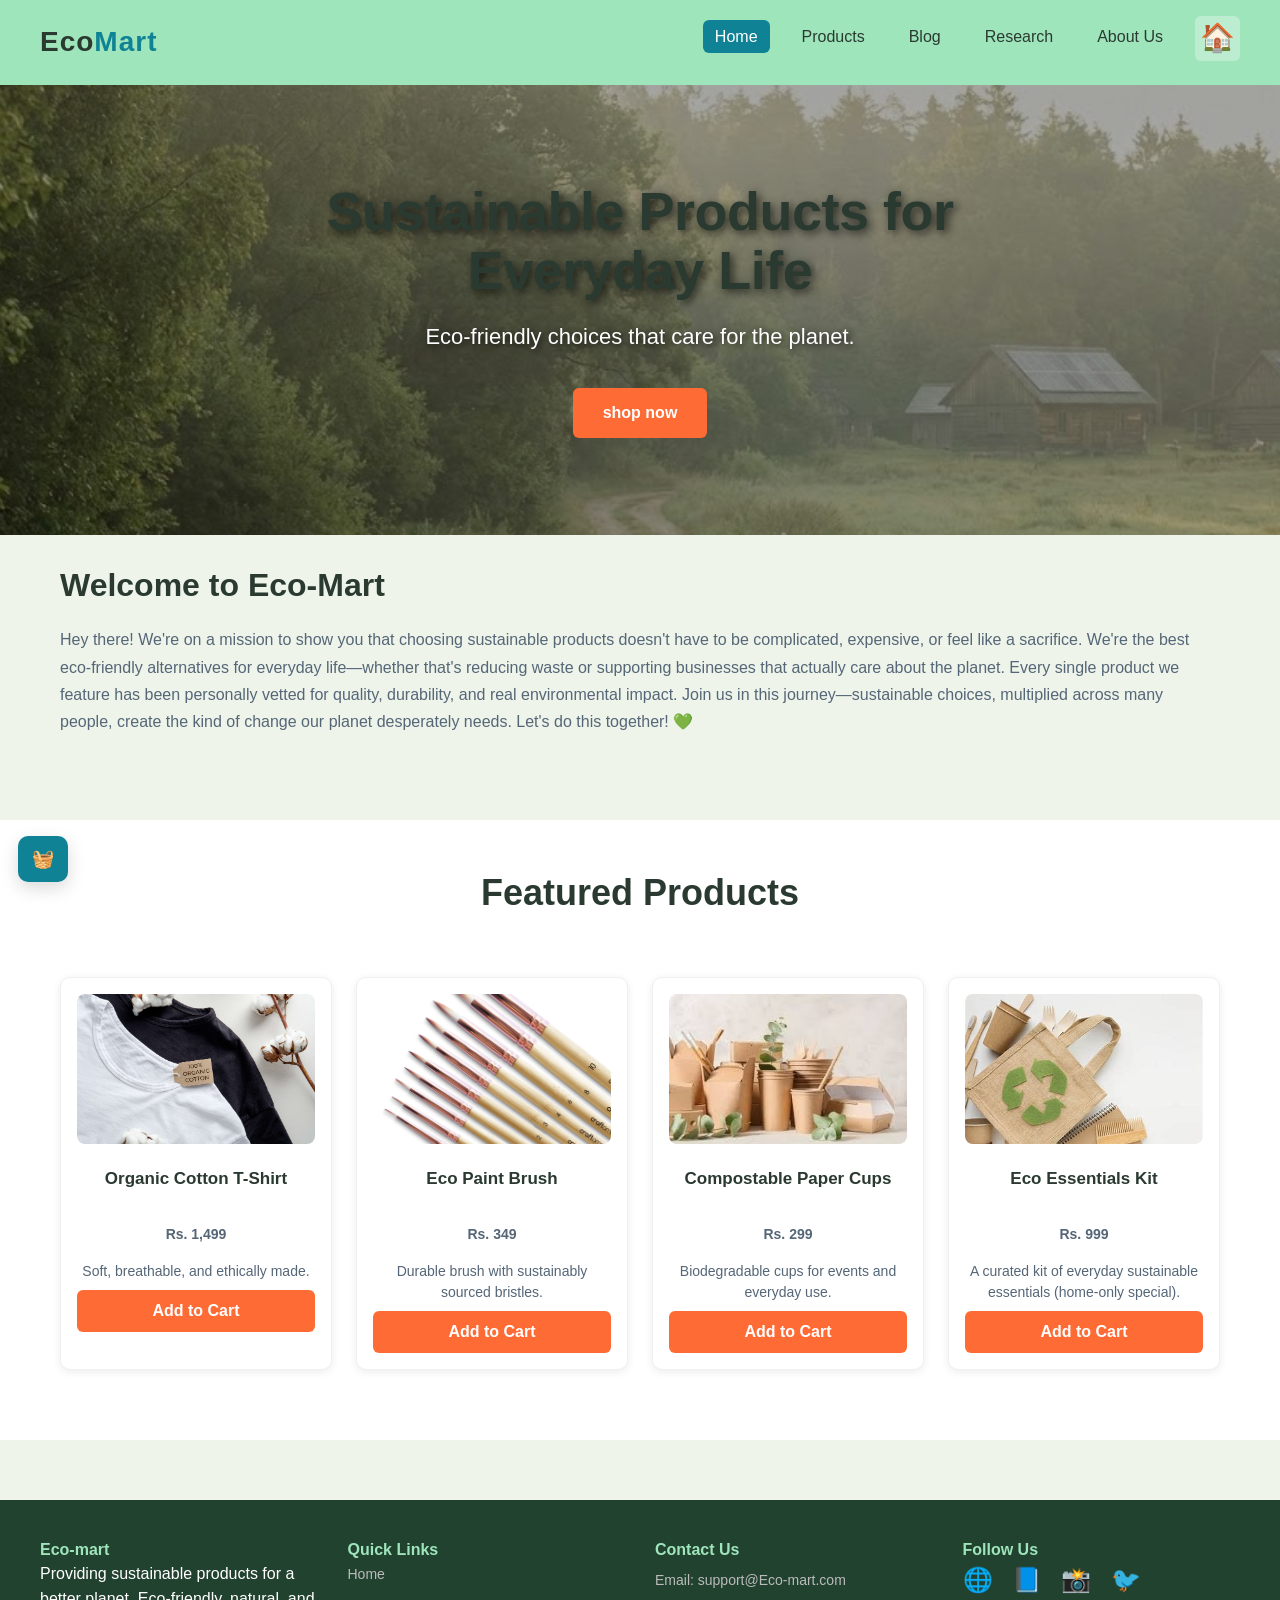
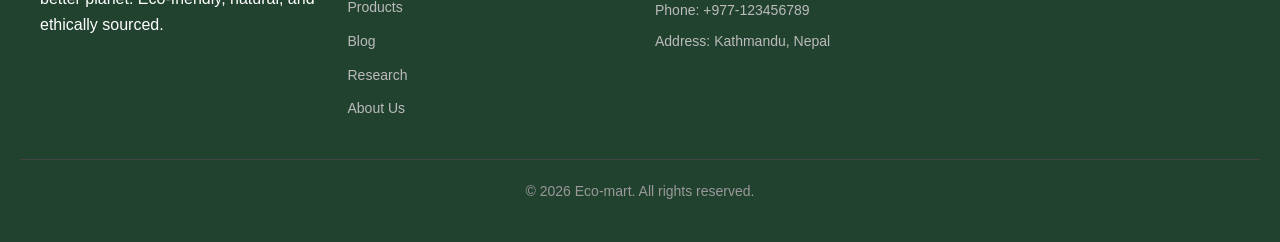
<file: Eco-mart-website/src/webwork/index.html>
<!DOCTYPE html>
<html lang="en">
<head>
    <meta charset="UTF-8">
    <title>Eco-mart| Home</title>

    <link rel="stylesheet" href="css/style.css">
    <style>
      /* Home page internal styles */
      .product-grid { display: grid; grid-template-columns: repeat(4, 1fr); gap: 24px; max-width: 1200px; margin: 0 auto; padding: 20px; }
      .product-img { height: 160px; object-fit: cover; border-radius: 8px; }
      .product-card .price { font-weight: 700; color: var(--accent); margin-top: 8px; }
      .product-card p { color: var(--muted); }
      /*  using inline styles  */
    </style>
</head>
<body>

<header>
    <div class="logo">Eco<span>Mart</span></div>
    <nav>
        <ul class="nav-links">
            <li><a href="index.html" class="active">Home</a></li>
            <li><a href="pages/products.html">Products</a></li>
            <li><a href="pages/blog.html">Blog</a></li>
            <li><a href="pages/research.html">Research</a></li>
            <li><a href="pages/about-us.html">About Us</a></li>
            <li><a href="index.html" class="home-icon" title="Go to Home">🏠</a></li>
        </ul>
    </nav>
</header>

<section class="hero">
    <div class="hero-text">
        <h1>Sustainable Products for Everyday Life</h1>
        <p>Eco-friendly choices that care for the planet.</p>
        <a href="pages/products.html" class="btn-primary">shop now</a>
    </div>
</section>

<div class="welcome-section">
<h1>Welcome to Eco-Mart</h1>
<p>Hey there! We're on a mission to show you that choosing sustainable products doesn't have to be complicated, expensive, or feel like a sacrifice. We're the best eco-friendly alternatives for everyday life—whether that's reducing waste or supporting businesses that actually care about the planet. Every single product we feature has been personally vetted for quality, durability, and real environmental impact. Join us in this journey—sustainable choices, multiplied across many people, create the kind of change our planet desperately needs. Let's do this together! 💚</p>
</div>

<section class="products">
    <h2>Featured Products</h2>

    
      <!-- Products Grid -->
      <div class="product-grid">

        <div class="product-card">
            <img src="images/Organic cotton T-shirts.jpg" class="product-img" alt="Organic Cotton T-Shirt">
            <h3>Organic Cotton T-Shirt</h3>
            <p class="price">Rs. 1,499</p>
            <p>Soft, breathable, and ethically made.</p>
            <button class="add-to-cart btn-primary" data-id="organic-tshirt" data-name="Organic Cotton T-Shirt" data-price="1499" data-img="images/Organic cotton T-shirts.jpg">Add to Cart</button>
        </div>

        <div class="product-card">
            <img src="images/paint brush.webp" class="product-img" alt="Eco Paint Brush">
            <h3>Eco Paint Brush</h3>
            <p class="price">Rs. 349</p>
            <p>Durable brush with sustainably sourced bristles.</p>
            <button class="add-to-cart btn-primary" data-id="eco-paint-brush" data-name="Eco Paint Brush" data-price="349" data-img="images/paint brush.webp">Add to Cart</button>
        </div>
        <div class="product-card">
            <img src="images/paper cups.jpg" class="product-img" alt="Compostable Paper Cups">
            <h3>Compostable Paper Cups</h3>
            <p class="price">Rs. 299</p>
            <p>Biodegradable cups for events and everyday use.</p>
            <button class="add-to-cart btn-primary" data-id="paper-cups" data-name="Compostable Paper Cups" data-price="299" data-img="images/paper cups.jpg">Add to Cart</button>
        </div>


        <div class="product-card">
            <img src="images/basic items.jpg" class="product-img" alt="Eco Essentials Kit">
            <h3>Eco Essentials Kit</h3>
            <p class="price">Rs. 999</p>
            <p>A curated kit of everyday sustainable essentials (home-only special).</p>
            <button class="add-to-cart btn-primary" data-id="eco-essentials-kit" data-name="Eco Essentials Kit" data-price="999" data-img="images/basic items.jpg">Add to Cart</button>
        </div>



      </div>
</section>

<!-- footer part -->
<footer>
  <div class="footer-container">
    <div class="footer-about">
      <h3>Eco-mart</h3>
      <p>Providing sustainable products for a better planet. Eco-friendly, natural, and ethically sourced.</p>
    </div>
    <div class="footer-links">
      <h4>Quick Links</h4>
      <ul>
        <li><a href="index.html">Home</a></li>
        <li><a href="pages/products.html">Products</a></li>
        <li><a href="pages/blog.html">Blog</a></li>
        <li><a href="pages/research.html">Research</a></li>
        <li><a href="pages/about-us.html">About Us</a></li>
        
      </ul>
    </div>
    <div class="footer-contact">
      <h4>Contact Us</h4>
      <p>Email: support@Eco-mart.com</p>
      <p>Phone: +977-123456789</p>
      <p>Address: Kathmandu, Nepal</p>
    </div>
    <div class="footer-social">
      <h4>Follow Us</h4>
      <a href="#">🌐</a>
      <a href="#">📘</a>
      <a href="#">📸</a>
      <a href="#">🐦</a>
    </div>
  </div>
  <div class="footer-bottom">
    &copy; 2026 Eco-mart. All rights reserved.
  </div>
</footer>
<!-- Product add to cart for home page -->
  <script src="js/cart.js"></script>
  <script src="js/data.js"></script>
  <script src="js/home-cart.js"></script>
  <script src="js/hero-rotator.js"></script>
  <script src="js/cart-widget.js"></script>
</html>
</file>
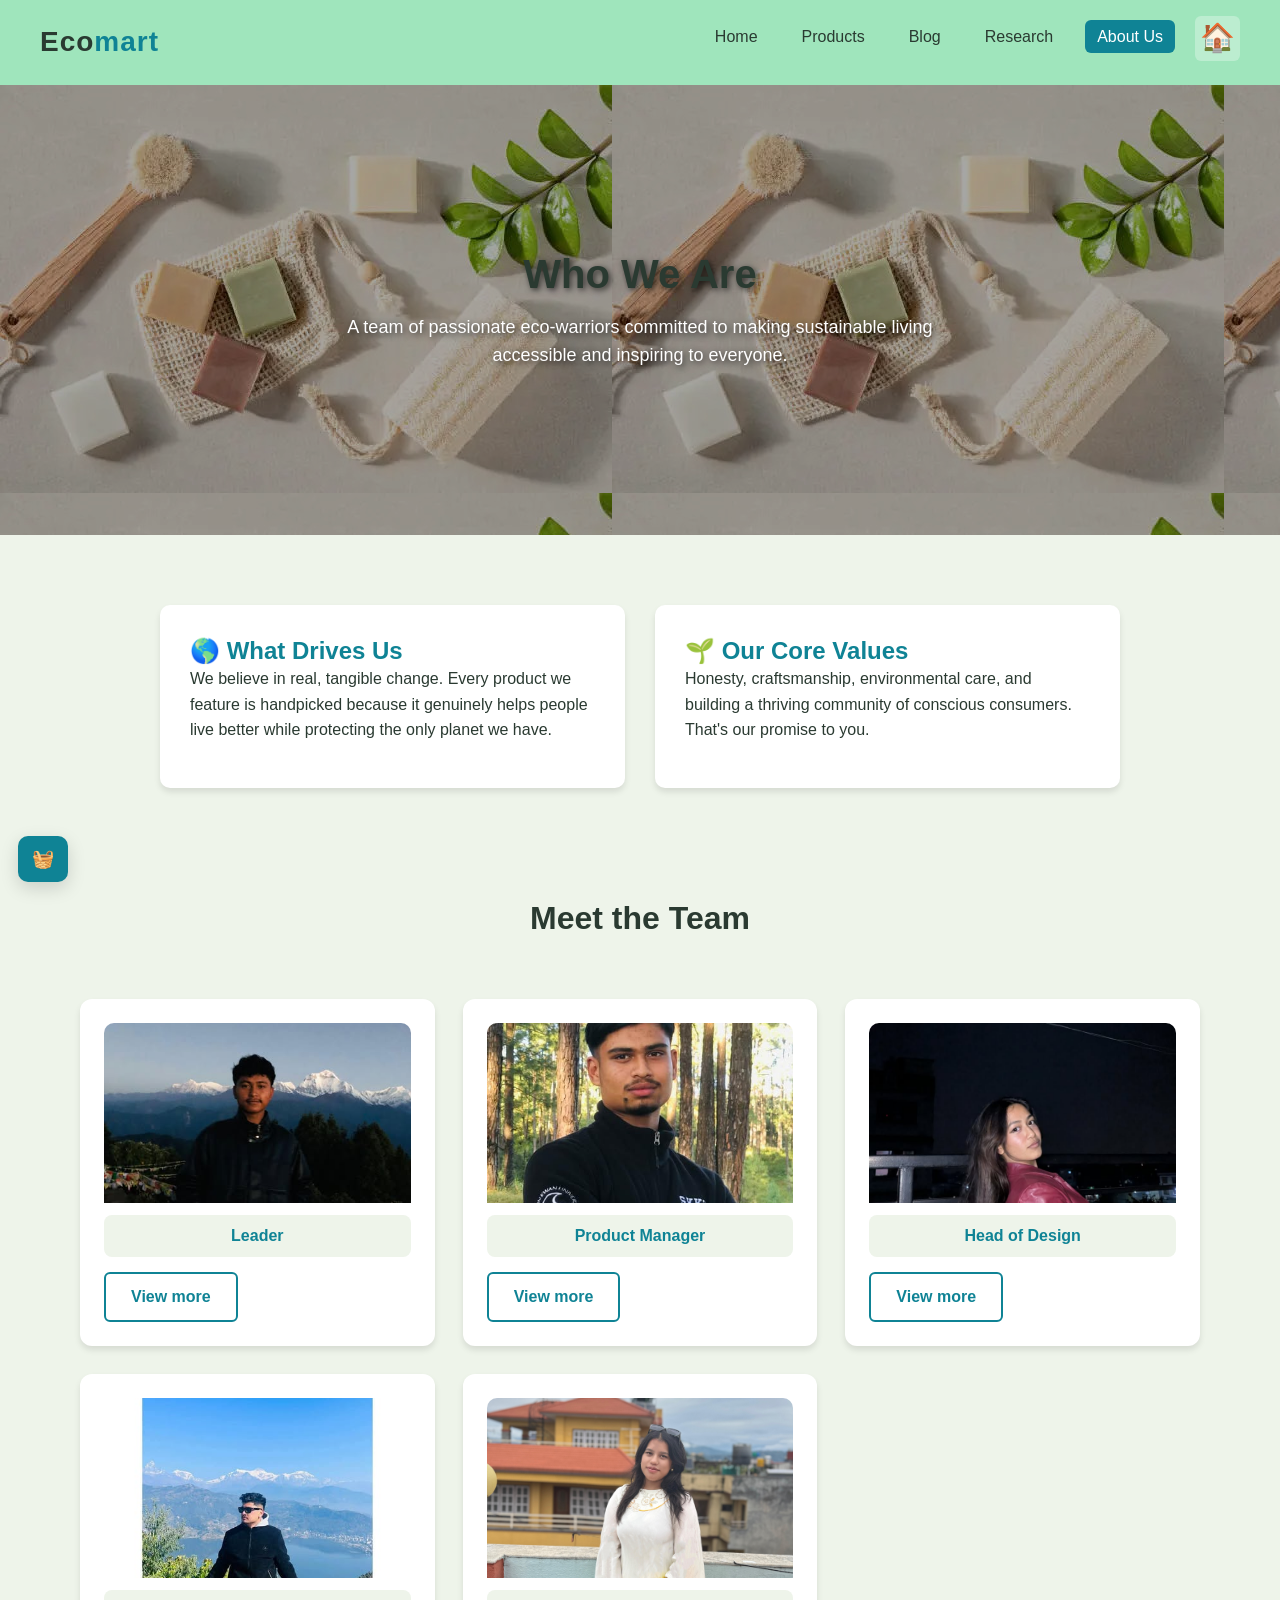
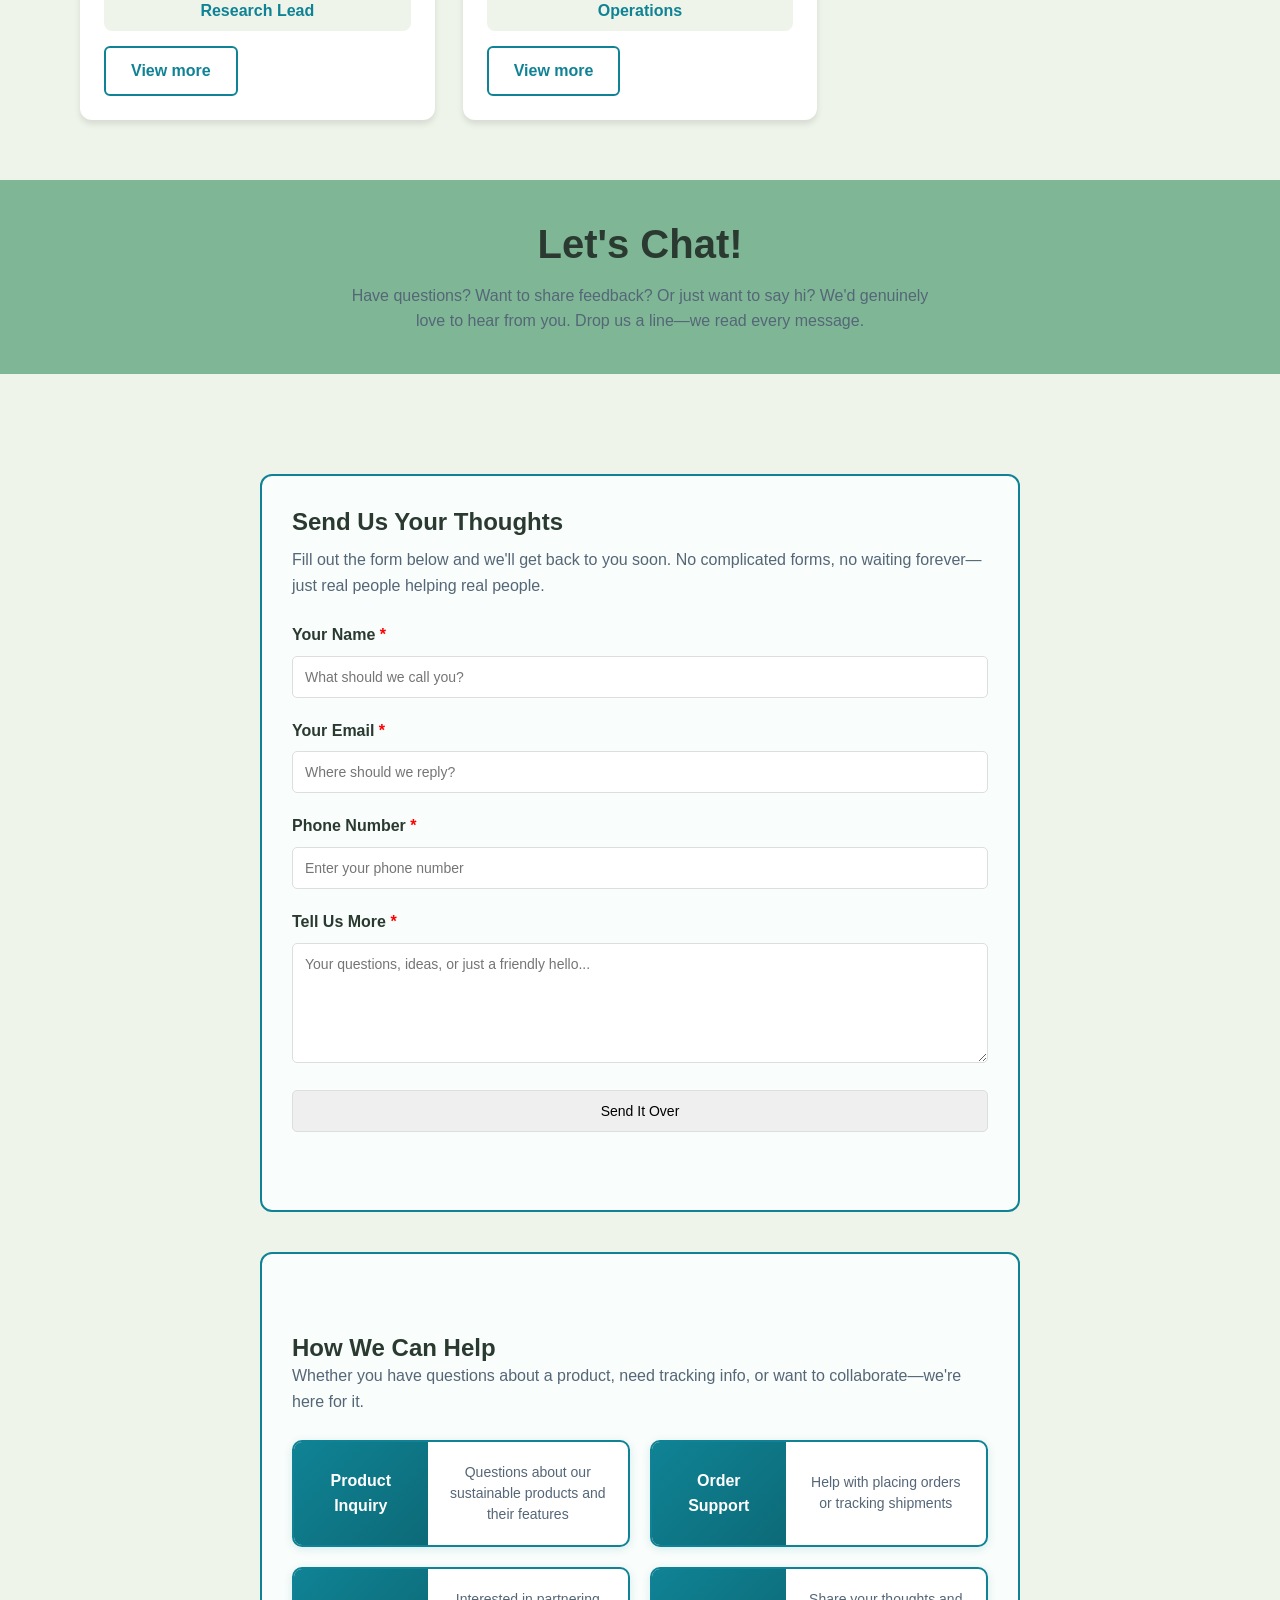
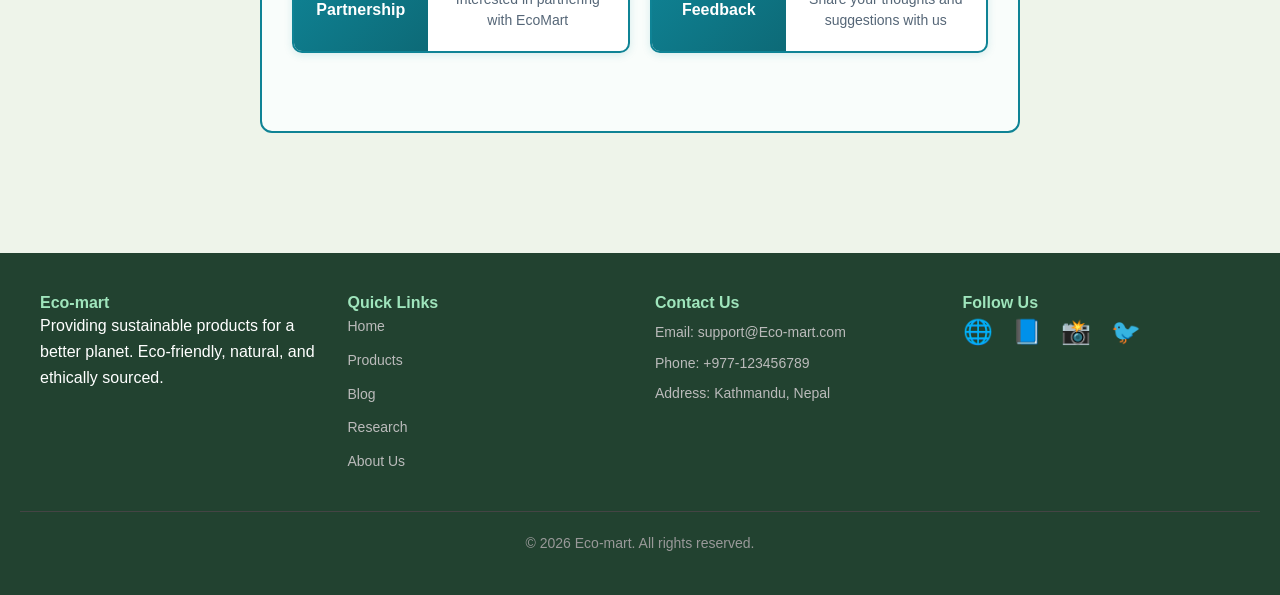
<file: Eco-mart-website/src/webwork/pages/about-us.html>
<!DOCTYPE html>
<html lang="en">
<head>
    <meta charset="UTF-8">
    <meta name="viewport" content="width=device-width, initial-scale=1.0">
    <title>Eco-mart | About Us</title>
    <link rel="stylesheet" href="../css/style.css">
  
</head>
<body>

<!-- NAVIGATION BAR -->
<header>
    <div class="logo">Eco<span>mart</span></div>
    <nav>
        <ul class="nav-links">
            <li><a href="../index.html">Home</a></li>
            <li><a href="products.html">Products</a></li>
            <li><a href="blog.html">Blog</a></li>
            <li><a href="research.html">Research</a></li>
            <li><a href="about-us.html" class="active">About Us</a></li>
            <li><a href="../index.html" class="home-icon" title="Go to Home">🏠</a></li>
        </ul>
    </nav>
</header>

<!-- ABOUT SECTION -->
<section class="about-hero">
    <h1>Who We Are</h1>
    <p>A team of passionate eco-warriors committed to making sustainable living accessible and inspiring to everyone.</p>
</section>

<script src="../js/hero-rotator.js"></script>

<section class="about-details">
    <div class="about-card">
        <h2>🌎 What Drives Us</h2>
        <p>We believe in real, tangible change. Every product we feature is handpicked because it genuinely helps people live better while protecting the only planet we have.</p>
    </div>
    <div class="about-card">
        <h2>🌱 Our Core Values</h2>
        <p>Honesty, craftsmanship, environmental care, and building a thriving community of conscious consumers. That's our promise to you.</p>
    </div>
</section>

<!-- TEAM / CVS -->
<section class="team-section">
  <h2>Meet the Team</h2>
  <div class="team-grid">

    <!-- Member 1 -->
    <div class="team-card">
      <img class="team-avatar" src="../images/member 1.jpg" alt="Om Dangol">
      <div class="team-role">Leader</div>
      <div class="team-content">
        <h3>Om Dangol</h3>
        <p>Om is our visionary leader turning environmental passion into real, impactful products. He's driven everything from supplier partnerships to community initiatives.</p>
        <p class="team-certificates"><strong>Certificates:</strong> AWS Academy Machine Learning for Natural Language Processing; AWS Academy Generative AI Foundation; AWS Academy Machine Learning Foundation; AWS Academy Cloud Foundations</p>
        <p class="team-education"><strong>Education:</strong> SEE, +2</p>
        <p class="team-skills"><strong>Skills:</strong> Sustainability • Leadership</p>
      </div>
      <div class="cv-actions"><a class="btn-outline view-more" href="member1.html">View more</a></div>
    </div>

    <!-- Member 2 -->
    <div class="team-card">
      <img class="team-avatar" src="../images/member 2.jpg" alt="Aayush Deuja">
      <div class="team-role">Product Manager</div>
      <div class="team-content">
        <h3>Aayush Deuja</h3>
        <p>Aayush is obsessed with quality and integrity. He personally tests every product and ensures every vendor shares our commitment to the planet.</p>
        <p class="team-certificates"><strong>Certificates:</strong> AWS Academy Machine Learning for Natural Language Processing; AWS Academy Generative AI Foundation; AWS Academy Machine Learning Foundation; AWS Academy Cloud Foundations</p>
        <p class="team-education"><strong>Education:</strong> SEE, +2</p>
        <p class="team-skills"><strong>Skills:</strong> Product Mgmt • QA</p>
      </div>
      <div class="cv-actions"><a class="btn-outline view-more" href="member2.html">View more</a></div>
    </div>

    <!-- Member 3 -->
    <div class="team-card">
      <img class="team-avatar" src="../images/member 3.jpg" alt="Prayushi Dangol">
      <div class="team-role">Head of Design</div>
      <div class="team-content">
        <h3>Prayushi Dangol</h3>
        <p>Prayushi designs constantly rethinking how products look and arrive, so they're beautiful AND kind to Earth.</p>
        <p class="team-certificates"><strong>Certificates:</strong> AWS Academy Machine Learning for Natural Language Processing; AWS Academy Generative AI Foundation; AWS Academy Machine Learning Foundation; AWS Academy Cloud Foundations</p>
        <p class="team-education"><strong>Education:</strong> SEE, +2</p>
        <p class="team-skills"><strong>Skills:</strong> Designing • Sustainable Packaging</p>
      </div>
      <div class="cv-actions"><a class="btn-outline view-more" href="member3.html">View more</a></div>
    </div>

    <!-- Member 4 -->
    <div class="team-card">
      <img class="team-avatar" src="../images/member 4.jpg" alt="Aadarsha Adhikari">
      <div class="team-role">Research Lead</div>
      <div class="team-content">
        <h3>Aadarsha Adhikari</h3>
        <p>Aadarsha is our guide for better product choices and materials research.</p>
        <p class="team-certificates"><strong>Certificates:</strong> AWS Academy Machine Learning for Natural Language Processing; AWS Academy Generative AI Foundation; AWS Academy Machine Learning Foundation; AWS Academy Cloud Foundations</p>
        <p class="team-education"><strong>Education:</strong> SEE, +2</p>
        <p class="team-skills"><strong>Skills:</strong> Materials Research</p>
      </div>
      <div class="cv-actions"><a class="btn-outline view-more" href="member4.html">View more</a></div>
    </div>

    <!-- Member 5 -->
    <div class="team-card">
      <img class="team-avatar" src="../images/member 5.jpg" alt="Preety Niroula">
      <div class="team-role">Operations</div>
      <div class="team-content">
        <h3>Preety Niroula</h3>
        <p>Preety makes the magic happen behind the scenes, ensuring your order reaches you quickly and with minimal environmental impact.</p>
        <p class="team-certificates"><strong>Certificates:</strong> AWS Academy Machine Learning for Natural Language Processing; AWS Academy Generative AI Foundation; AWS Academy Machine Learning Foundation; AWS Academy Cloud Foundations</p>
        <p class="team-education"><strong>Education:</strong> SEE, +2</p>
        <p class="team-skills"><strong>Skills:</strong> Logistics • Customer Service</p>
      </div>
      <div class="cv-actions"><a class="btn-outline view-more" href="member5.html">View more</a></div>
    </div>

  </div>
</section>
<!-- Contact Header -->
    <section class="contact-header">
        <h1>Let's Chat!</h1>
        <p>Have questions? Want to share feedback? Or just want to say hi? We'd genuinely love to hear from you. Drop us a line—we read every message.</p>
    </section>

    <!-- Main Content -->
    <main class="contact-main">
        <!-- Contact Form Section -->
        <div class="form-container">
            <section>
                <h2>Send Us Your Thoughts</h2>
                <p style="color: var(--muted); margin-bottom: 1.5rem;">Fill out the form below and we'll get back to you soon. No complicated forms, no waiting forever—just real people helping real people.</p>
                <!-- Functional Contact Form with JavaScript Validation -->
                <form id="contactForm" onsubmit="return validateForm();" method="post" action="#">
                    <!-- Name Input Field -->
                    <div class="form-group">
                        <label for="name">Your Name <span style="color: red;">*</span></label>
                        <input type="text" id="name" name="name" placeholder="What should we call you?" required>
                        <span class="error-message" id="name-error"></span>
                    </div>

                    <!-- Email Input Field -->
                    <div class="form-group">
                        <label for="email">Your Email <span style="color: red;">*</span></label>
                        <input type="email" id="email" name="email" placeholder="Where should we reply?" required>
                        <span class="error-message" id="email-error"></span>
                    </div>

                    <!-- Phone Input Field -->
                    <div class="form-group">
                        <label for="phone">Phone Number <span style="color: red;">*</span></label>
                        <input type="tel" id="phone" name="phone" placeholder="Enter your phone number" required>
                        <span class="error-message" id="phone-error"></span>
                    </div>

                    <!-- Message Textarea -->
                    <div class="form-group">
                        <label for="message">Tell Us More <span style="color: red;">*</span></label>
                        <textarea id="message" name="message" placeholder="Your questions, ideas, or just a friendly hello..." required></textarea>
                        <span class="error-message" id="message-error"></span>
                    </div>

                    <!-- Submit Button -->
                    <div class="form-group">
                        <input type="submit" value="Send It Over">
                    </div>
                </form>
            </section>
        </div>

        <!-- Additional Information Table -->
        <div class="help-container">
            <section style="margin-top: 3rem;">
                <h2>How We Can Help</h2>
                <p style="color: var(--muted); margin-bottom: 1.5rem;">Whether you have questions about a product, need tracking info, or want to collaborate—we're here for it.</p>
                <div class="help-grid">
                    <div class="help-card">
                        <div class="help-reason">Product Inquiry</div>
                        <div class="help-description">Questions about our sustainable products and their features</div>
                    </div>
                    <div class="help-card">
                        <div class="help-reason">Order Support</div>
                        <div class="help-description">Help with placing orders or tracking shipments</div>
                    </div>
                    <div class="help-card">
                        <div class="help-reason">Partnership</div>
                        <div class="help-description">Interested in partnering with EcoMart</div>
                    </div>
                    <div class="help-card">
                        <div class="help-reason">Feedback</div>
                        <div class="help-description">Share your thoughts and suggestions with us</div>
                    </div>
                </div>
            </section>
        </div>
    </main>


<footer>
  <div class="footer-container">
    <div class="footer-about">
      <h3>Eco-mart</h3>
      <p>Providing sustainable products for a better planet. Eco-friendly, natural, and ethically sourced.</p>
    </div>
    <div class="footer-links">
      <h4>Quick Links</h4>
      <ul>
        <li><a href="../index.html">Home</a></li>
        <li><a href="products.html">Products</a></li>
        <li><a href="blog.html">Blog</a></li>
        <li><a href="research.html">Research</a></li>
        <li><a href="about-us.html">About Us</a></li>
        
      </ul>
    </div>
    <div class="footer-contact">
      <h4>Contact Us</h4>
      <p>Email: support@Eco-mart.com</p>
      <p>Phone: +977-123456789</p>
      <p>Address: Kathmandu, Nepal</p>
    </div>
    <div class="footer-social">
      <h4>Follow Us</h4>
      <a href="#">🌐</a>
      <a href="#">📘</a>
      <a href="#">📸</a>
      <a href="#">🐦</a>
    </div>
  </div>
  <div class="footer-bottom">
    &copy; 2026 Eco-mart. All rights reserved.
  </div>
</footer>

<script>
// For: about page (pages/about-us.html) - team & contact

// team expand/collapse
document.addEventListener('click', function(e){
  const btn = e.target.closest('.view-more');
  if(!btn) return;
  // allow anchors
  if (btn.tagName === 'A' && btn.getAttribute('href')) return;
  // require button
  if (btn.tagName !== 'BUTTON') return;
  const card = btn.closest('.team-card');
  const content = card.querySelector('.team-content');
  card.classList.toggle('expanded');
  if(card.classList.contains('expanded')){
    if(content) content.style.display = 'block';
    btn.textContent = 'View less';
  } else {
    if(content) content.style.display = 'none';
    btn.textContent = 'View more';
  }
});

// contact form validation
function validateForm() {
  // Get form input values and trim whitespace
  const name = document.getElementById('name').value.trim();
  const email = document.getElementById('email').value.trim();
  const phone = document.getElementById('phone').value.trim();
  const message = document.getElementById('message').value.trim();
  
  // Clear any previous error messages from all error spans
  document.querySelectorAll('.error-message').forEach(el => el.textContent = '');
  
  let isValid = true;
  
  // validate name
  if (!name) {
    document.getElementById('name-error').textContent = 'Name is required';
    isValid = false;
  }
  
  // validate email
  const emailRegex = /^[^\s@]+@[^\s@]+\.[^\s@]+$/;
  if (!email || !emailRegex.test(email)) {
    document.getElementById('email-error').textContent = 'Please enter a valid email';
    isValid = false;
  }
  
  // validate phone
  if (!phone || phone.length < 7) {
    document.getElementById('phone-error').textContent = 'Please enter a valid phone number';
    isValid = false;
  }
  
  // validate message
  if (!message || message.length < 10) {
    document.getElementById('message-error').textContent = 'Message must be at least 10 characters';
    isValid = false;
  }
  
  // On successful validation: show confirmation message and reset form
  if (isValid) {
    alert('Thank you for your message! We will get back to you soon.');
    document.getElementById('contactForm').reset();
  }
  
  return isValid;
}
</script>
<script src="../js/cart-widget.js"></script>
</body>
</html>
</file>
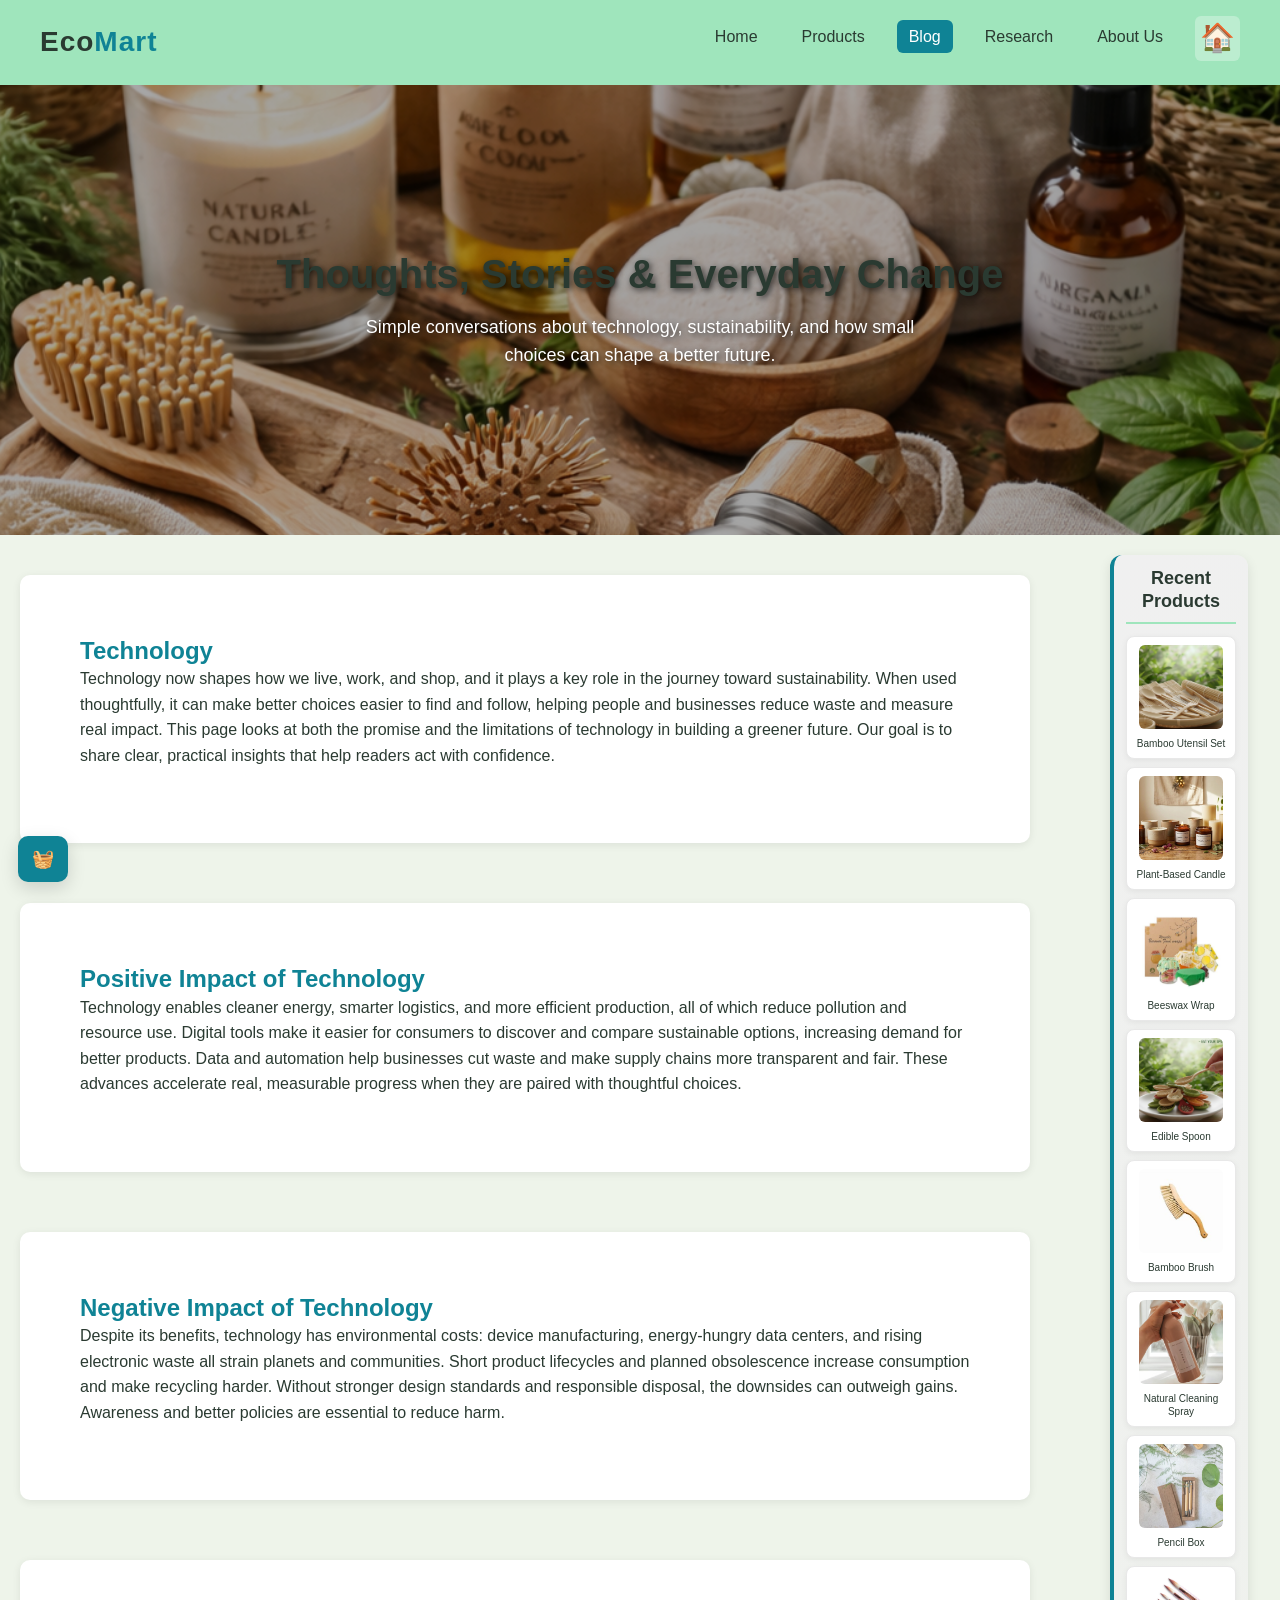
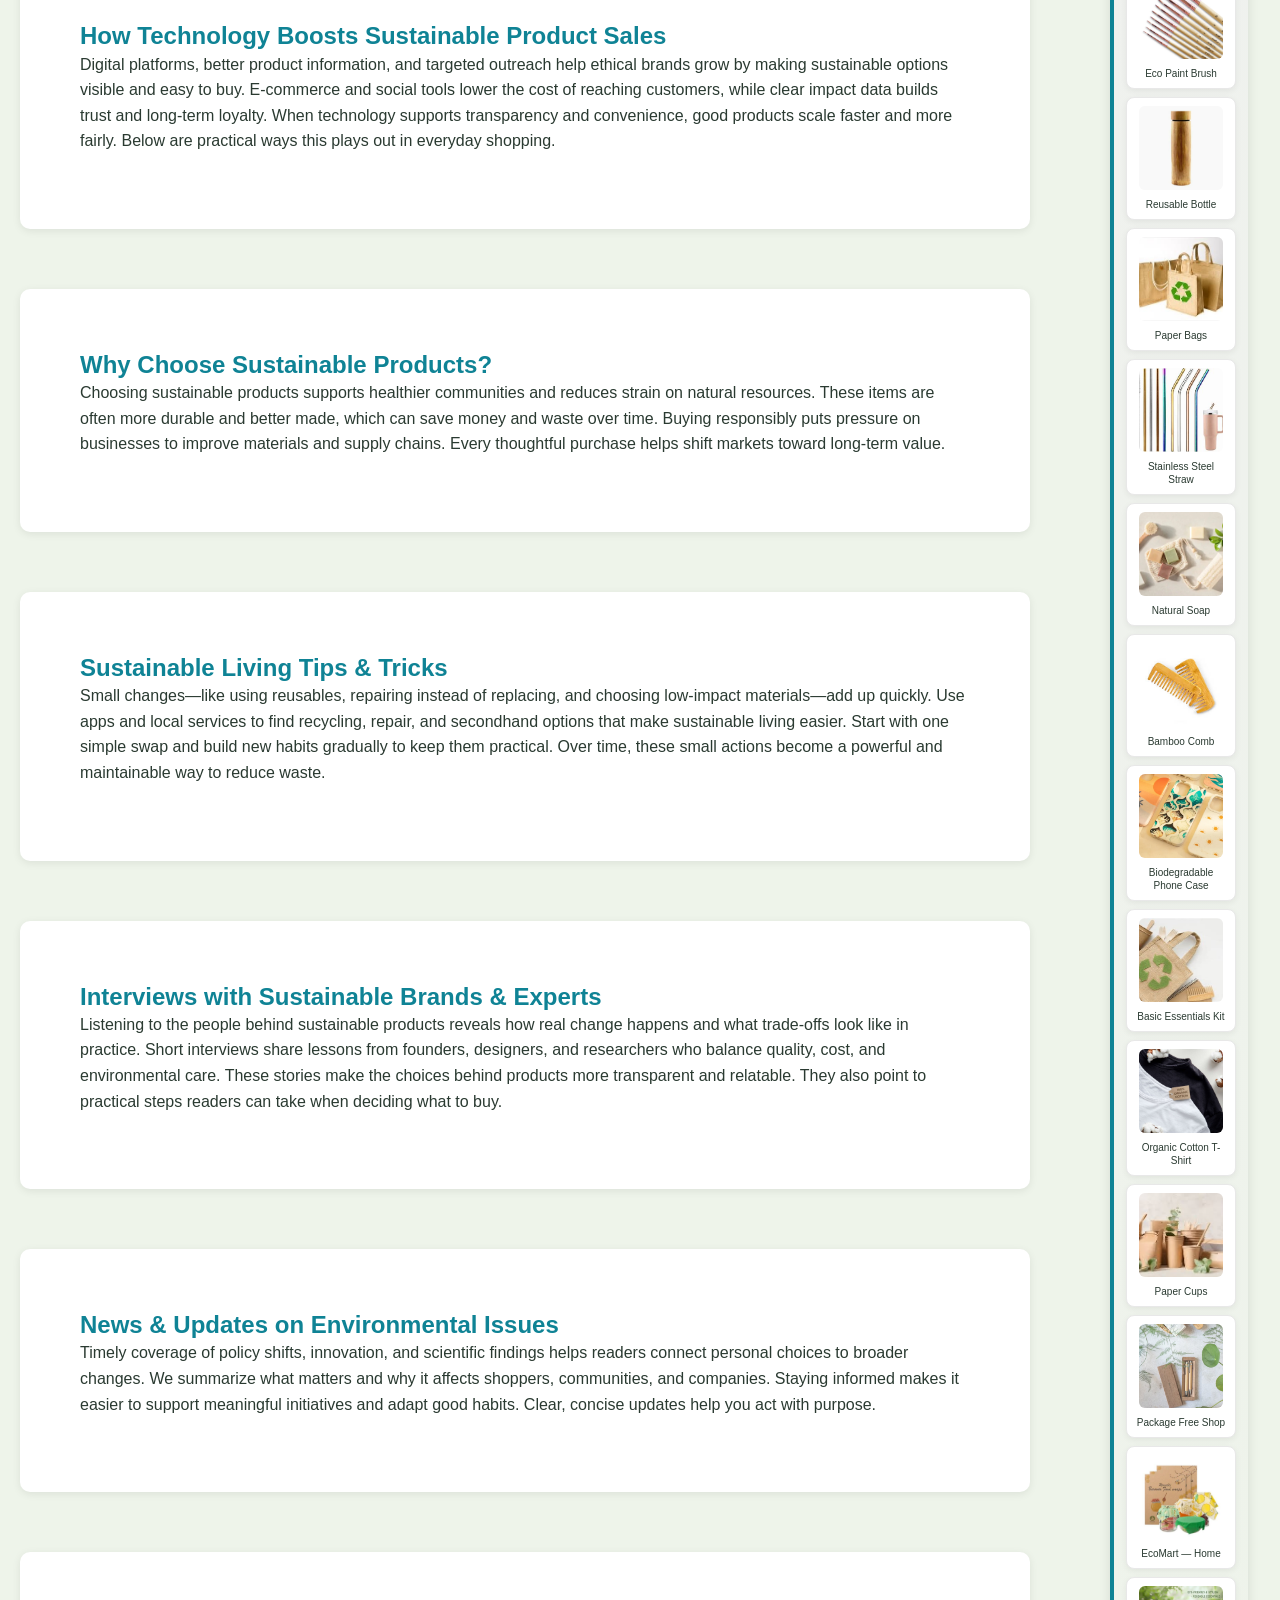
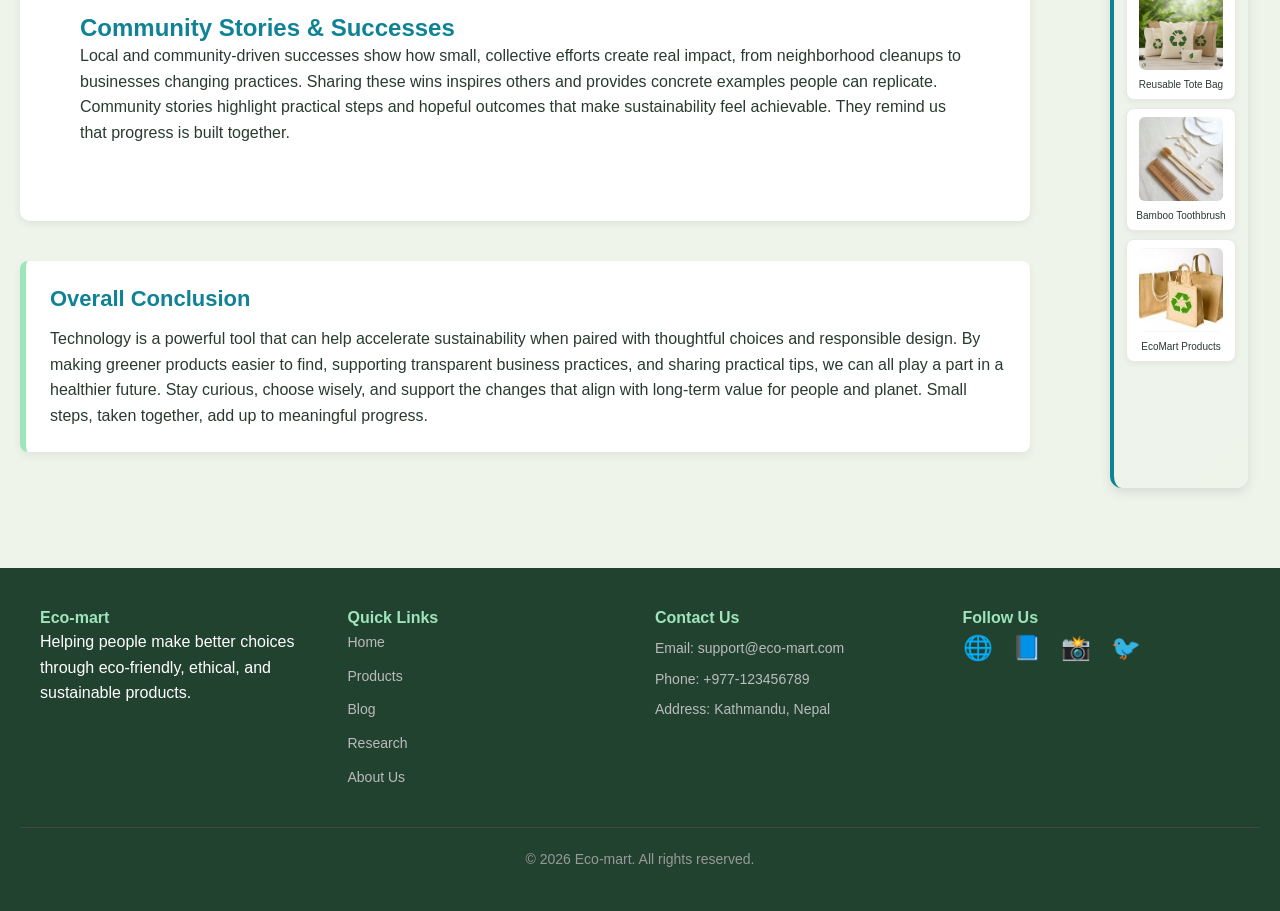
<file: Eco-mart-website/src/webwork/pages/blog.html>
<!DOCTYPE html>
<html lang="en">
<head>
    <meta charset="UTF-8">
    <title>Eco-mart | Blog</title>

    <link rel="stylesheet" href="../css/style.css">
</head>

<body>

<header>
    <div class="logo">Eco<span>Mart</span></div>
    <nav>
        <ul class="nav-links">
            <li><a href="../index.html">Home</a></li>
            <li><a href="products.html">Products</a></li>
            <li><a href="blog.html" class="active">Blog</a></li>
            <li><a href="research.html">Research</a></li>
            <li><a href="about-us.html">About Us</a></li>
            <li><a href="../index.html" class="home-icon" title="Go to Home">🏠</a></li>
        </ul>
    </nav>
</header>

<section class="blog-hero">
    <h1>Thoughts, Stories & Everyday Change</h1>
    <p>
        Simple conversations about technology, sustainability,
        and how small choices can shape a better future.
    </p>
</section>

<script src="../js/hero-rotator.js"></script>

<div class="container">

<main class="content">
<div class="articles-wrapper">

<article>
  <div class="article-text">
    <h3>Technology</h3>
    <p>
      Technology now shapes how we live, work, and shop, and it plays a key role in the journey toward sustainability. When used thoughtfully, it can make better choices easier to find and follow, helping people and businesses reduce waste and measure real impact. This page looks at both the promise and the limitations of technology in building a greener future. Our goal is to share clear, practical insights that help readers act with confidence.
    </p>
  </div>
</article>

<article>
  <div class="article-text">
    <h3>Positive Impact of Technology</h3>
    <p>
      Technology enables cleaner energy, smarter logistics, and more efficient production, all of which reduce pollution and resource use. Digital tools make it easier for consumers to discover and compare sustainable options, increasing demand for better products. Data and automation help businesses cut waste and make supply chains more transparent and fair. These advances accelerate real, measurable progress when they are paired with thoughtful choices.
    </p>
  </div>
</article>

<article>
  <div class="article-text">
    <h3>Negative Impact of Technology</h3>
    <p>
      Despite its benefits, technology has environmental costs: device manufacturing, energy-hungry data centers, and rising electronic waste all strain planets and communities. Short product lifecycles and planned obsolescence increase consumption and make recycling harder. Without stronger design standards and responsible disposal, the downsides can outweigh gains. Awareness and better policies are essential to reduce harm.
    </p>
  </div>
</article>

<article>
  <div class="article-text">
    <h3>How Technology Boosts Sustainable Product Sales</h3>
    <p>
      Digital platforms, better product information, and targeted outreach help ethical brands grow by making sustainable options visible and easy to buy. E-commerce and social tools lower the cost of reaching customers, while clear impact data builds trust and long-term loyalty. When technology supports transparency and convenience, good products scale faster and more fairly. Below are practical ways this plays out in everyday shopping.
    </p>
  </div>
</article>

<article>
  <div class="article-text">
    <h3>Why Choose Sustainable Products?</h3>
    <p>
      Choosing sustainable products supports healthier communities and reduces strain on natural resources. These items are often more durable and better made, which can save money and waste over time. Buying responsibly puts pressure on businesses to improve materials and supply chains. Every thoughtful purchase helps shift markets toward long-term value.
    </p>
  </div>
</article>

<article>
  <div class="article-text">
    <h3>Sustainable Living Tips & Tricks</h3>
    <p>
      Small changes—like using reusables, repairing instead of replacing, and choosing low-impact materials—add up quickly. Use apps and local services to find recycling, repair, and secondhand options that make sustainable living easier. Start with one simple swap and build new habits gradually to keep them practical. Over time, these small actions become a powerful and maintainable way to reduce waste.
    </p>
  </div>
</article>

<article>
  <div class="article-text">
    <h3>Interviews with Sustainable Brands & Experts</h3>
    <p>
      Listening to the people behind sustainable products reveals how real change happens and what trade-offs look like in practice. Short interviews share lessons from founders, designers, and researchers who balance quality, cost, and environmental care. These stories make the choices behind products more transparent and relatable. They also point to practical steps readers can take when deciding what to buy.
    </p>
  </div>
</article>

<article>
  <div class="article-text">
    <h3>News & Updates on Environmental Issues</h3>
    <p>
      Timely coverage of policy shifts, innovation, and scientific findings helps readers connect personal choices to broader changes. We summarize what matters and why it affects shoppers, communities, and companies. Staying informed makes it easier to support meaningful initiatives and adapt good habits. Clear, concise updates help you act with purpose.
    </p>
  </div>
</article>

<article>
  <div class="article-text">
    <h3>Community Stories & Successes</h3>
    <p>
      Local and community-driven successes show how small, collective efforts create real impact, from neighborhood cleanups to businesses changing practices. Sharing these wins inspires others and provides concrete examples people can replicate. Community stories highlight practical steps and hopeful outcomes that make sustainability feel achievable. They remind us that progress is built together.
    </p>
  </div>
</article>

<section class="blog-conclusion">
  <h2>Overall Conclusion</h2>
  <p>
    Technology is a powerful tool that can help accelerate sustainability when paired with thoughtful choices and responsible design. By making greener products easier to find, supporting transparent business practices, and sharing practical tips, we can all play a part in a healthier future. Stay curious, choose wisely, and support the changes that align with long-term value for people and planet. Small steps, taken together, add up to meaningful progress.
  </p>
</section>

</div>

<aside class="sidebar">
    <h2>Recent Products</h2>
    
    <div class="sidebar-products">
        <div class="side-product">
            <img src="../images/bamboutensil.png" alt="Bamboo Utensil Set">
            <p>Bamboo Utensil Set</p>
        </div>

        <div class="side-product">
            <img src="../images/plantbasedcandle.jpg" alt="Plant-Based Candle">
            <p>Plant-Based Candle</p>
        </div>

        <div class="side-product">
            <img src="../images/beeswaxwrap.jpg" alt="Beeswax Wrap">
            <p>Beeswax Wrap</p>
        </div>

        <div class="side-product">
            <img src="../images/ediblespoon.png" alt="Edible Spoon">
            <p>Edible Spoon</p>
        </div>

        <div class="side-product">
            <img src="../images/cleaningbrush.jpg" alt="Bamboo Brush">
            <p>Bamboo Brush</p>
        </div>

        <div class="side-product">
            <img src="../images/cleaning spray.jpg" alt="Natural Cleaning Spray">
            <p>Natural Cleaning Spray</p>
        </div>

        <div class="side-product">
            <img src="../images/pencil.jpg" alt="Pencil Box">
            <p>Pencil Box</p>
        </div>

        <div class="side-product">
            <img src="../images/paint brush.webp" alt="Eco Paint Brush">
            <p>Eco Paint Brush</p>
        </div>

        <div class="side-product">
            <img src="../images/bamboo bottle.webp" alt="Reusable Bottle">
            <p>Reusable Bottle</p>
        </div>


        <div class="side-product">
            <img src="../images/paper bags.jpg" alt="Paper Bags">
            <p>Paper Bags</p>
        </div>

        <div class="side-product">
            <img src="../images/stainlesssteelstraw.jpg" alt="Stainless Steel Straw">
            <p>Stainless Steel Straw</p>
        </div>

        <div class="side-product">
            <img src="../images/soap.jpg" alt="Natural Soap">
            <p>Natural Soap</p>
        </div>

        <div class="side-product">
            <img src="../images/bamboocomb.jpg" alt="Bamboo Comb">
            <p>Bamboo Comb</p>
        </div>

        <div class="side-product">
            <img src="../images/Biodegradable phone cases.webp" alt="Biodegradable Phone Case">
            <p>Biodegradable Phone Case</p>
        </div>

        <div class="side-product">
            <img src="../images/basic items.jpg" alt="Basic Essentials Kit">
            <p>Basic Essentials Kit</p>
        </div>

        <div class="side-product">
            <img src="../images/Organic cotton T-shirts.jpg" alt="Organic Cotton T-Shirt">
            <p>Organic Cotton T-Shirt</p>
        </div>

        <div class="side-product">
            <img src="../images/paper cups.jpg" alt="Paper Cups">
            <p>Paper Cups</p>
        </div>

        <div class="side-product">
            <img src="../images/pencil.jpg" alt="Package Free Shop">
            <p>Package Free Shop</p>
        </div>

        <div class="side-product">
            <img src="../images/beeswaxwrap.jpg" alt="EcoMart Homepage">
            <p>EcoMart — Home</p>
        </div>

        <div class="side-product">
            <img src="../images/reuseabletotebag.jpg" alt="Reusable Tote Bag">
            <p>Reusable Tote Bag</p>
        </div>

        <div class="side-product">
            <img src="../images/toothbrush.jpg" alt="Bamboo Toothbrush">
            <p>Bamboo Toothbrush</p>
        </div>

        <div class="side-product">
            <img src="../images/paper bags.jpg" alt="EcoMart Products">
            <p>EcoMart Products</p>
        </div>
    </div>
</aside>

</main>

</div>

<footer>
  <div class="footer-container">
    <div class="footer-about">
      <h3>Eco-mart</h3>
      <p>
        Helping people make better choices through eco-friendly,
        ethical, and sustainable products.
      </p>
    </div>
    <div class="footer-links">
      <h4>Quick Links</h4>
      <ul>
        <li><a href="../index.html">Home</a></li>
        <li><a href="products.html">Products</a></li>
        <li><a href="blog.html" class="active">Blog</a></li>
        <li><a href="research.html">Research</a></li>
        <li><a href="about-us.html">About Us</a></li>
        
      </ul>
    </div>
    <div class="footer-contact">
      <h4>Contact Us</h4>
      <p>Email: support@eco-mart.com</p>
      <p>Phone: +977-123456789</p>
      <p>Address: Kathmandu, Nepal</p>
    </div>
    <div class="footer-social">
      <h4>Follow Us</h4>
      <a href="#">🌐</a>
      <a href="#">📘</a>
      <a href="#">📸</a>
      <a href="#">🐦</a>
    </div>
  </div>
  <div class="footer-bottom">
    &copy; 2026 Eco-mart. All rights reserved.
  </div>
</footer>
<script src="../js/cart-widget.js"></script>
</body>
</html>
</file>
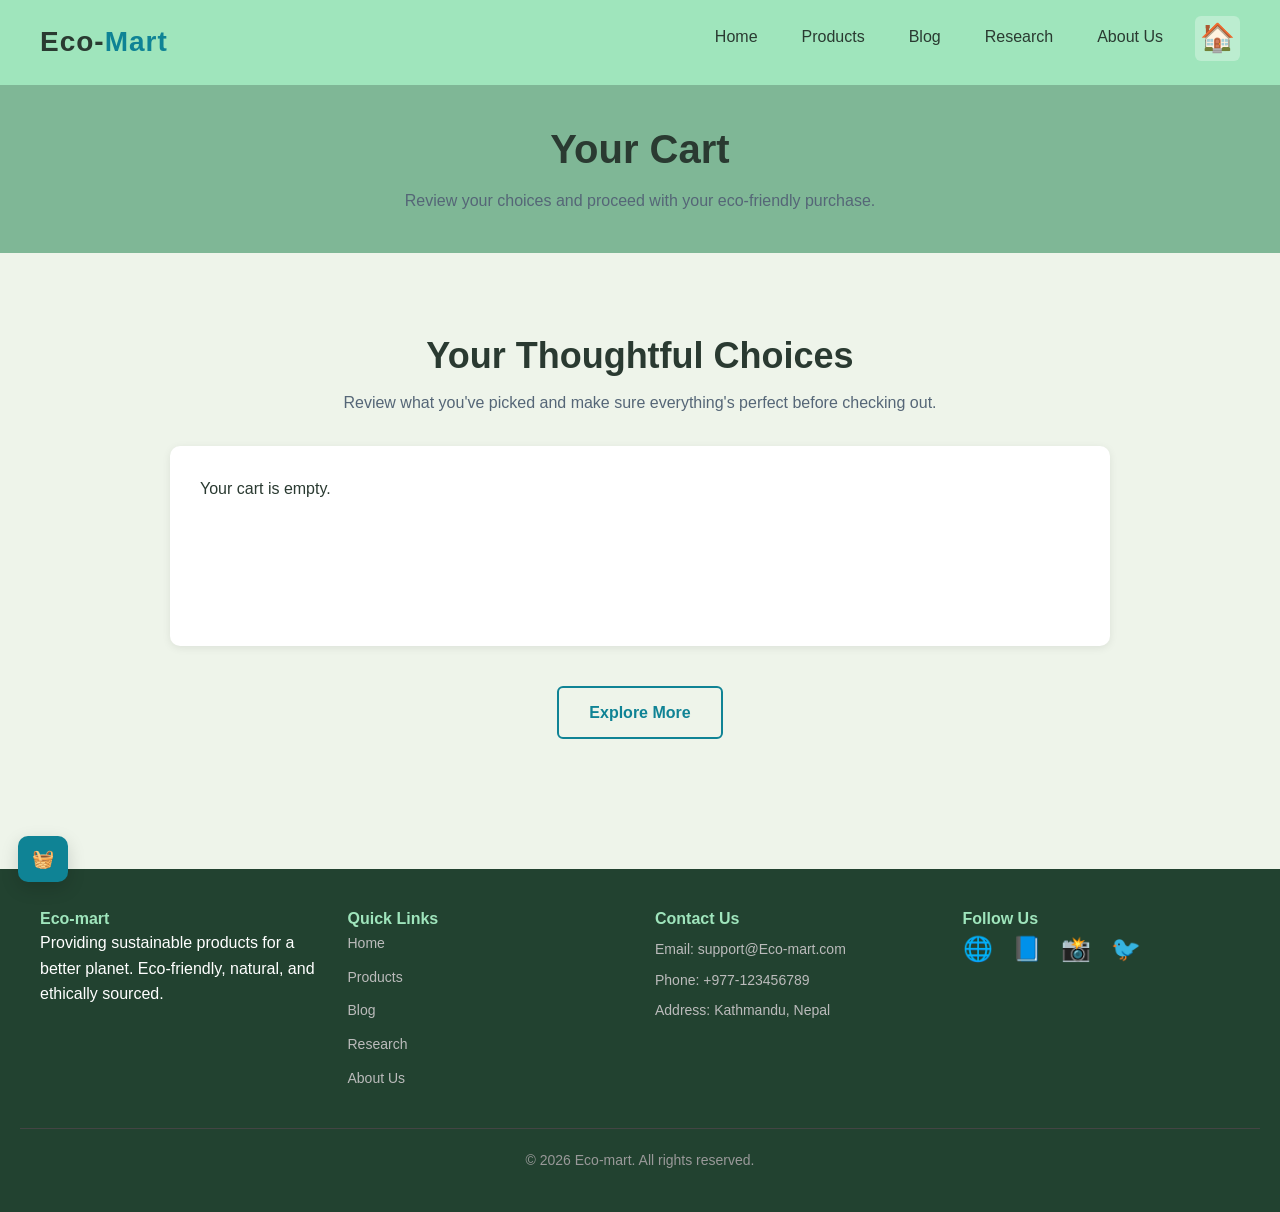
<file: Eco-mart-website/src/webwork/pages/cart.html>
<!doctype html>
<html lang="en">
<head>
  <meta charset="utf-8" />
  <meta name="viewport" content="width=device-width, initial-scale=1" />
  <title>Eco-mart | Cart</title>
  <link rel="stylesheet" href="../css/style.css">

</head>
<body>
  <header>
    <div class="logo">Eco-<span>Mart</span></div>
    <nav>
      <ul class="nav-links">
        <li><a href="../index.html">Home</a></li>
        <li><a href="products.html">Products</a></li>
        <li><a href="blog.html">Blog</a></li>
        <li><a href="research.html">Research</a></li>
        <li><a href="about-us.html">About Us</a></li>
        <li><a href="../index.html" class="home-icon" title="Go to Home">🏠</a></li>
      </ul>
    </nav>
  </header>

  <section class="contact-header">
    <h1>Your Cart</h1>
    <p>Review your choices and proceed with your eco-friendly purchase.</p>
  </section>

  <!-- hero-rotator removed on this page per project configuration -->

  <main class="cart-main">
    <h1>Your Thoughtful Choices</h1>
    <p class="cart-info-text">Review what you've picked and make sure everything's perfect before checking out.</p>
    <div id="cartArea">
      <!-- filled by JS -->
    </div>
    <div class="cart-actions">
      <button id="finalAdd" class="btn-primary">Confirm & Add to Cart</button>
      <a href="products.html" class="btn-outline explore-more">Explore More</a>
    </div>
  </main>

  <footer>
    <div class="footer-container">
      <div class="footer-about">
        <h3>Eco-mart</h3>
        <p>Providing sustainable products for a better planet. Eco-friendly, natural, and ethically sourced.</p>
      </div>
      <div class="footer-links">
        <h4>Quick Links</h4>
        <ul>
          <li><a href="../index.html">Home</a></li>
          <li><a href="products.html">Products</a></li>
          <li><a href="blog.html">Blog</a></li>
          <li><a href="research.html">Research</a></li>
          <li><a href="about-us.html">About Us</a></li>
          
        </ul>
      </div>
      <div class="footer-contact">
        <h4>Contact Us</h4>
        <p>Email: support@Eco-mart.com</p>
        <p>Phone: +977-123456789</p>
        <p>Address: Kathmandu, Nepal</p>
      </div>
      <div class="footer-social">
        <h4>Follow Us</h4>
        <a href="#">🌐</a>
        <a href="#">📘</a>
        <a href="#">📸</a>
        <a href="#">🐦</a>
      </div>
    </div>
    <div class="footer-bottom">
      &copy; 2026 Eco-mart. All rights reserved.
    </div>
  </footer>

  <!-- Restored minimal cart scripts to enable cart rendering -->
  <script src="../js/cart.js"></script>
  <script src="../js/data.js"></script>
  <script>
  // For: cart page (pages/cart.html)
  
  // Get URL parameter value (e.g., ?id=5 returns "5")
  function qs(key){ return new URLSearchParams(location.search).get(key); }
  
  // showToast(msg) - brief bottom-right notice
  function showToast(text){ 
    const t = document.createElement('div'); 
    t.textContent = text; 
    t.className = 'toast';
    document.body.appendChild(t); 
    setTimeout(()=>t.remove(),1800); 
  } 
  
  // renderSingleProduct - single product view (qty & add)
  function renderSingleProduct(id, qty){
    const p = window.getProduct ? window.getProduct(id) : null;
    if(!p) { document.getElementById('cartArea').innerHTML = '<p>Product not found.</p>'; return; }
  
    const wrapper = document.createElement('div'); 
    wrapper.className = 'cart-row';
    const benefitsHtml = p.benefits ? `<p class="benefits-inline"><strong>Benefits:</strong> ${p.benefits}</p>` : ''; 
    wrapper.innerHTML = `
      <img src="${window.resolveImg ? window.resolveImg(p.img) : p.img}" alt="${p.name}">
      <div class="cart-flex">
        <h2>${p.name}</h2>
        <p class="prod-desc">${p.desc}</p>
        ${benefitsHtml}
        <p class="price-strong">Price: ${(p.discount && p.discount > 0) ? `<span class="orig-price">Rs. ${p.price}</span> <span class="sale-price">Rs. ${p.salePrice}</span>` : `Rs. ${p.price}`}</p>
        <div class="row-controls">
          <div class="qty-controls"><button id="decBtn">-</button><span id="qtyVal" class="qty-val">${qty}</span><button id="incBtn">+</button></div>
          <div class="subtotal-margin"><strong>Subtotal: Rs. <span id="subtotal">${(p.salePrice || p.price) * qty}</span></strong></div>
        </div>
      </div>
    `; 
    document.getElementById('cartArea').innerHTML = ''; 
    document.getElementById('cartArea').appendChild(wrapper);
  
    // Handle +/- quantity buttons on single product view
    const qtyVal = document.getElementById('qtyVal'); 
    const subtotal = document.getElementById('subtotal');
    document.getElementById('incBtn').addEventListener('click', ()=>{ 
      qty = Number(qty)+1; 
      qtyVal.textContent = qty; 
      subtotal.textContent = (p.salePrice || p.price) * qty; 
    });
    document.getElementById('decBtn').addEventListener('click', ()=>{ 
      qty = Math.max(1, Number(qty)-1); 
      qtyVal.textContent = qty; 
      subtotal.textContent = (p.salePrice || p.price) * qty; 
    });
  
    // Add button - saves item to localStorage and shows confirmation
    document.getElementById('finalAdd').addEventListener('click', ()=>{
      const item = { id, name: p.name, price: (p.salePrice || p.price), qty: Number(qty), img: p.img };
      window.cartUtils.addItemToCart(item);
      showToast(`${p.name} added to cart (${qty})`);
    });
  }
  
  // renderCartList - show full cart & totals
  document.addEventListener('DOMContentLoaded', ()=>{
    const id = qs('id');
    const qtyParam = Number(qs('qty')) || 1;
    if(id){ 
      // Show single product detail page
      renderSingleProduct(id, qtyParam); 
    }
    else {
      // Show full cart list
      const container = document.getElementById('cartArea');
      const finalBtn = document.getElementById('finalAdd');
  
      // Render cart list function
      function renderCartList(){
        const cart = window.cartUtils.getCart();
        container.innerHTML = '';
        if(!cart || cart.length === 0){
          container.innerHTML = '<p>Your cart is empty.</p>';
          if(finalBtn) finalBtn.classList.add('hidden');
          return;
        }
        if(finalBtn) finalBtn.classList.add('hidden');
  
        let total = 0;
        const listWrap = document.createElement('div');
        cart.forEach((it, idx)=>{
          const subtotal = it.price * it.qty;
          total += subtotal;
          const row = document.createElement('div'); 
          row.className = 'cart-row'; 
          row.dataset.index = idx;
          const product = window.getProduct ? window.getProduct(it.id) : null;
          const benefitsHtml = product && product.benefits ? `<p class="benefits-inline"><strong>Benefits:</strong> ${product.benefits}</p>` : ''; 
          row.innerHTML = `
            <img src="${window.resolveImg ? window.resolveImg(it.img) : it.img}" alt="${it.name}">
            <div class="cart-flex">
              <h2>${it.name}</h2>
              <p class="prod-desc">${it.desc || ''}</p>
              ${benefitsHtml}
              <p class="price-strong">Price: Rs. ${it.price}</p>
              <div class="row-controls">
                <div class="qty-controls">
                  <button class="dec" data-index="${idx}">-</button>
                  <span class="qty-val" data-index="${idx}">${it.qty}</span>
                  <button class="inc" data-index="${idx}">+</button>
                </div>
                <div class="subtotal-margin"><strong>Subtotal: Rs. <span class="subtotal" data-index="${idx}">${subtotal}</span></strong></div>
              </div>
              <div class="mt-10"><button class="btn-outline remove-btn" data-index="${idx}">Remove</button></div>
            </div>
          `;
          listWrap.appendChild(row);
        });
  
        // Total price and action buttons
        const totalDiv = document.createElement('div');
        totalDiv.className = 'cart-total';
        totalDiv.innerHTML = `<h3>Total: Rs. ${total}</h3><div class="total-actions"><button id="clearCart" class="btn-outline">Clear Cart</button><a href="products.html" class="btn-primary">Continue shopping</a></div>`;
  
        container.appendChild(listWrap);
        container.appendChild(totalDiv);
      }
  
      renderCartList();
  
      // item controls - inc/dec/remove (delegation)
      container.addEventListener('click', e=>{
        const idx = e.target.dataset.index;
        if(typeof idx === 'undefined') return;
        const cart = window.cartUtils.getCart();
        const i = Number(idx);
  
        if(e.target.classList.contains('inc')){
          // Increment button - increase quantity by 1
          cart[i].qty += 1;
          window.cartUtils.saveCart(cart);
          renderCartList();
          return;
        }
        if(e.target.classList.contains('dec')){
          // Decrement button - decrease quantity (minimum 1)
          cart[i].qty = Math.max(1, cart[i].qty - 1);
          window.cartUtils.saveCart(cart);
          renderCartList();
          return;
        }
        if(e.target.classList.contains('remove-btn')){
          // Remove button - delete entire item from cart
          cart.splice(i,1);
          window.cartUtils.saveCart(cart);
          showToast('Item removed from cart');
          renderCartList();
          return;
        }
      });
  
      // clear cart
      document.addEventListener('click', e=>{
        if(e.target && e.target.id === 'clearCart'){
          localStorage.removeItem('cart');
          showToast('Cart cleared');
          renderCartList();
        }
      });
    }
  });
  </script>
  <script src="../js/cart-widget.js"></script>
</body>
</html>
</file>
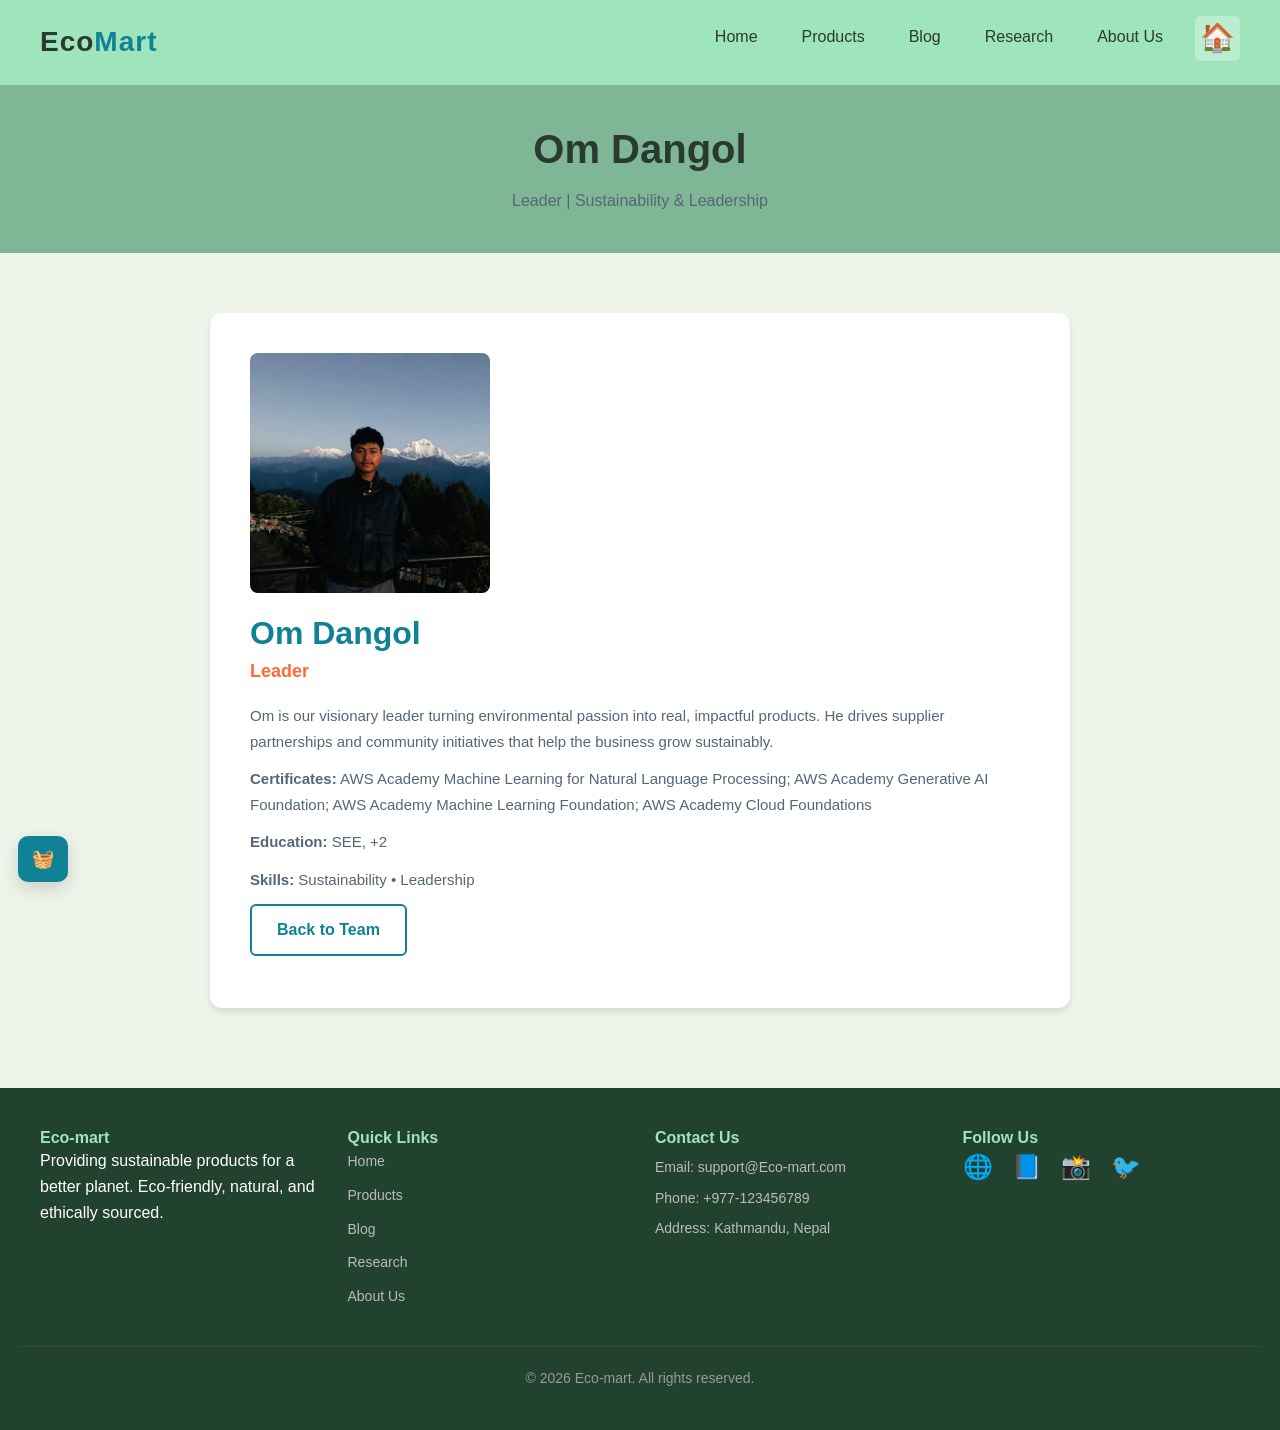
<file: Eco-mart-website/src/webwork/pages/member1.html>
<!doctype html>
<html lang="en">
<head>
  <meta charset="utf-8" />
  <meta name="viewport" content="width=device-width, initial-scale=1" />
  <title>Member 1 — Eco-mart</title>
  <link rel="stylesheet" href="../css/style.css">
</head>
<body>
  <header>
    <div class="logo">Eco<span>Mart</span></div>
    <nav>
      <ul class="nav-links">
        <li><a href="../index.html">Home</a></li>
        <li><a href="products.html">Products</a></li>
        <li><a href="blog.html">Blog</a></li>
        <li><a href="research.html">Research</a></li>
        <li><a href="about-us.html">About Us</a></li>
        <li><a href="../index.html" class="home-icon" title="Go to Home">🏠</a></li>
      </ul>
    </nav>
  </header>

  <section class="contact-header">
    <h1>Om Dangol</h1>
    <p>Leader | Sustainability & Leadership</p>
  </section>


  <main class="member-page">
  <script src="../js/cart-widget.js"></script>
    <div class="member-content">
      <img class="member-img" src="../images/member 1.jpg" alt="Member 1">
      <h1>Om Dangol</h1>
      <h3>Leader</h3>
      <p>Om is our visionary leader turning environmental passion into real, impactful products. He drives supplier partnerships and community initiatives that help the business grow sustainably.</p>
      <p class="team-certificates"><strong>Certificates:</strong> AWS Academy Machine Learning for Natural Language Processing; AWS Academy Generative AI Foundation; AWS Academy Machine Learning Foundation; AWS Academy Cloud Foundations</p>
      <p class="team-education"><strong>Education:</strong> SEE, +2</p>
      <p class="team-skills"><strong>Skills:</strong> Sustainability • Leadership</p>
      <p><a href="about-us.html" class="btn-outline">Back to Team</a></p>
    </div>
  </main>

  <footer>
    <div class="footer-container">
      <div class="footer-about">
        <h3>Eco-mart</h3>
        <p>Providing sustainable products for a better planet. Eco-friendly, natural, and ethically sourced.</p>
      </div>
      <div class="footer-links">
        <h4>Quick Links</h4>
        <ul>
          <li><a href="../index.html">Home</a></li>
          <li><a href="products.html">Products</a></li>
          <li><a href="blog.html">Blog</a></li>
          <li><a href="research.html">Research</a></li>
          <li><a href="about-us.html">About Us</a></li>
        </ul>
      </div>
      <div class="footer-contact">
        <h4>Contact Us</h4>
        <p>Email: support@Eco-mart.com</p>
        <p>Phone: +977-123456789</p>
        <p>Address: Kathmandu, Nepal</p>
      </div>
      <div class="footer-social">
        <h4>Follow Us</h4>
        <a href="#">🌐</a>
        <a href="#">📘</a>
        <a href="#">📸</a>
        <a href="#">🐦</a>
      </div>
    </div>
    <div class="footer-bottom">
      &copy; 2026 Eco-mart. All rights reserved.
    </div>
  </footer>


</body>
</html>
</file>
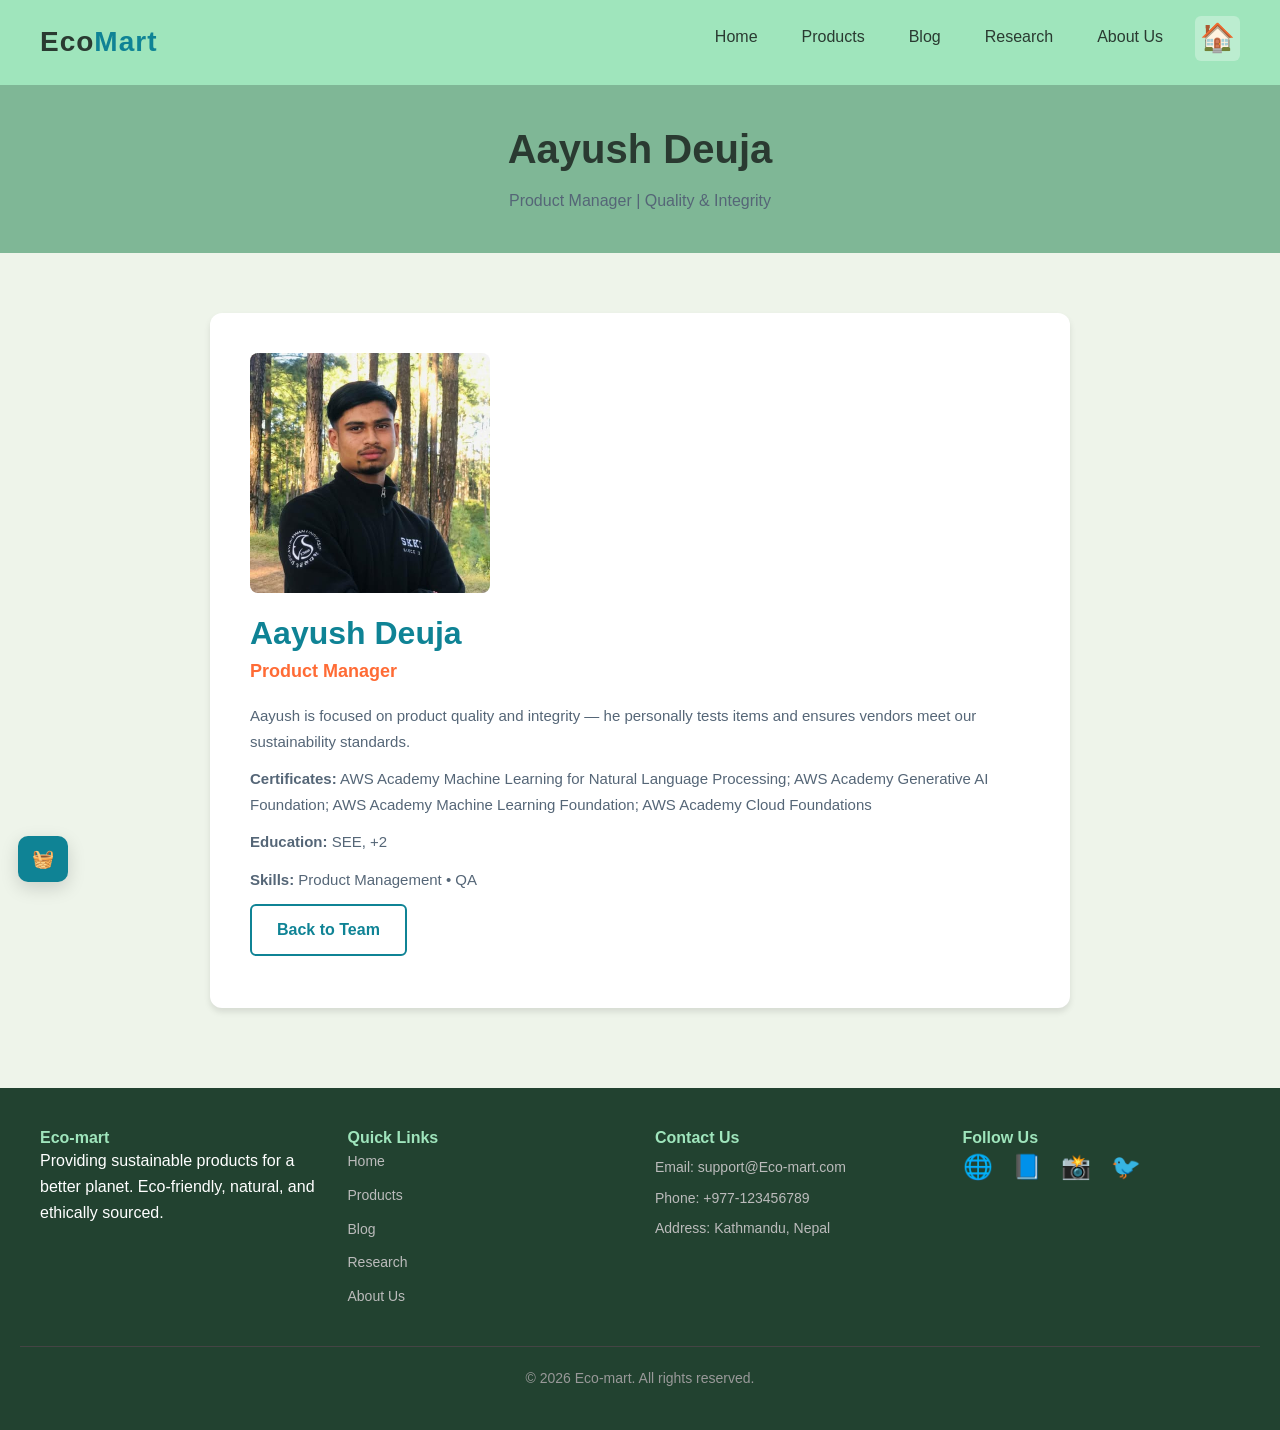
<file: Eco-mart-website/src/webwork/pages/member2.html>
<!doctype html>
<html lang="en">
<head>
  <meta charset="utf-8" />
  <meta name="viewport" content="width=device-width, initial-scale=1" />
  <title>Member 2 — Eco-mart</title>
  <link rel="stylesheet" href="../css/style.css">
</head>
<body>
  <header>
    <div class="logo">Eco<span>Mart</span></div>
    <nav>
      <ul class="nav-links">
        <li><a href="../index.html">Home</a></li>
        <li><a href="products.html">Products</a></li>
        <li><a href="blog.html">Blog</a></li>
        <li><a href="research.html">Research</a></li>
        <li><a href="about-us.html">About Us</a></li>
        <li><a href="../index.html" class="home-icon" title="Go to Home">🏠</a></li>
      </ul>
    </nav>
  </header>

  <section class="contact-header">
    <h1>Aayush Deuja</h1>
    <p>Product Manager | Quality & Integrity</p>
  </section>

  <!-- hero-rotator removed on member pages per project configuration -->

  <main class="member-page">
  <script src="../js/cart-widget.js"></script>
    <div class="member-content">
      <img class="member-img" src="../images/member 2.jpg" alt="Member 2">
      <h1>Aayush Deuja</h1>
      <h3>Product Manager</h3>
      <p>Aayush is focused on product quality and integrity — he personally tests items and ensures vendors meet our sustainability standards.</p>
      <p class="team-certificates"><strong>Certificates:</strong> AWS Academy Machine Learning for Natural Language Processing; AWS Academy Generative AI Foundation; AWS Academy Machine Learning Foundation; AWS Academy Cloud Foundations</p>
      <p class="team-education"><strong>Education:</strong> SEE, +2</p>
      <p class="team-skills"><strong>Skills:</strong> Product Management • QA</p>
      <p><a href="about-us.html" class="btn-outline">Back to Team</a></p>
    </div>
  </main>

  <footer>
    <div class="footer-container">
      <div class="footer-about">
        <h3>Eco-mart</h3>
        <p>Providing sustainable products for a better planet. Eco-friendly, natural, and ethically sourced.</p>
      </div>
      <div class="footer-links">
        <h4>Quick Links</h4>
        <ul>
          <li><a href="../index.html">Home</a></li>
          <li><a href="products.html">Products</a></li>
          <li><a href="blog.html">Blog</a></li>
          <li><a href="research.html">Research</a></li>
          <li><a href="about-us.html">About Us</a></li>
        </ul>
      </div>
      <div class="footer-contact">
        <h4>Contact Us</h4>
        <p>Email: support@Eco-mart.com</p>
        <p>Phone: +977-123456789</p>
        <p>Address: Kathmandu, Nepal</p>
      </div>
      <div class="footer-social">
        <h4>Follow Us</h4>
        <a href="#">🌐</a>
        <a href="#">📘</a>
        <a href="#">📸</a>
        <a href="#">🐦</a>
      </div>
    </div>
    <div class="footer-bottom">
      &copy; 2026 Eco-mart. All rights reserved.
    </div>
  </footer>


</body>
</html>
</file>
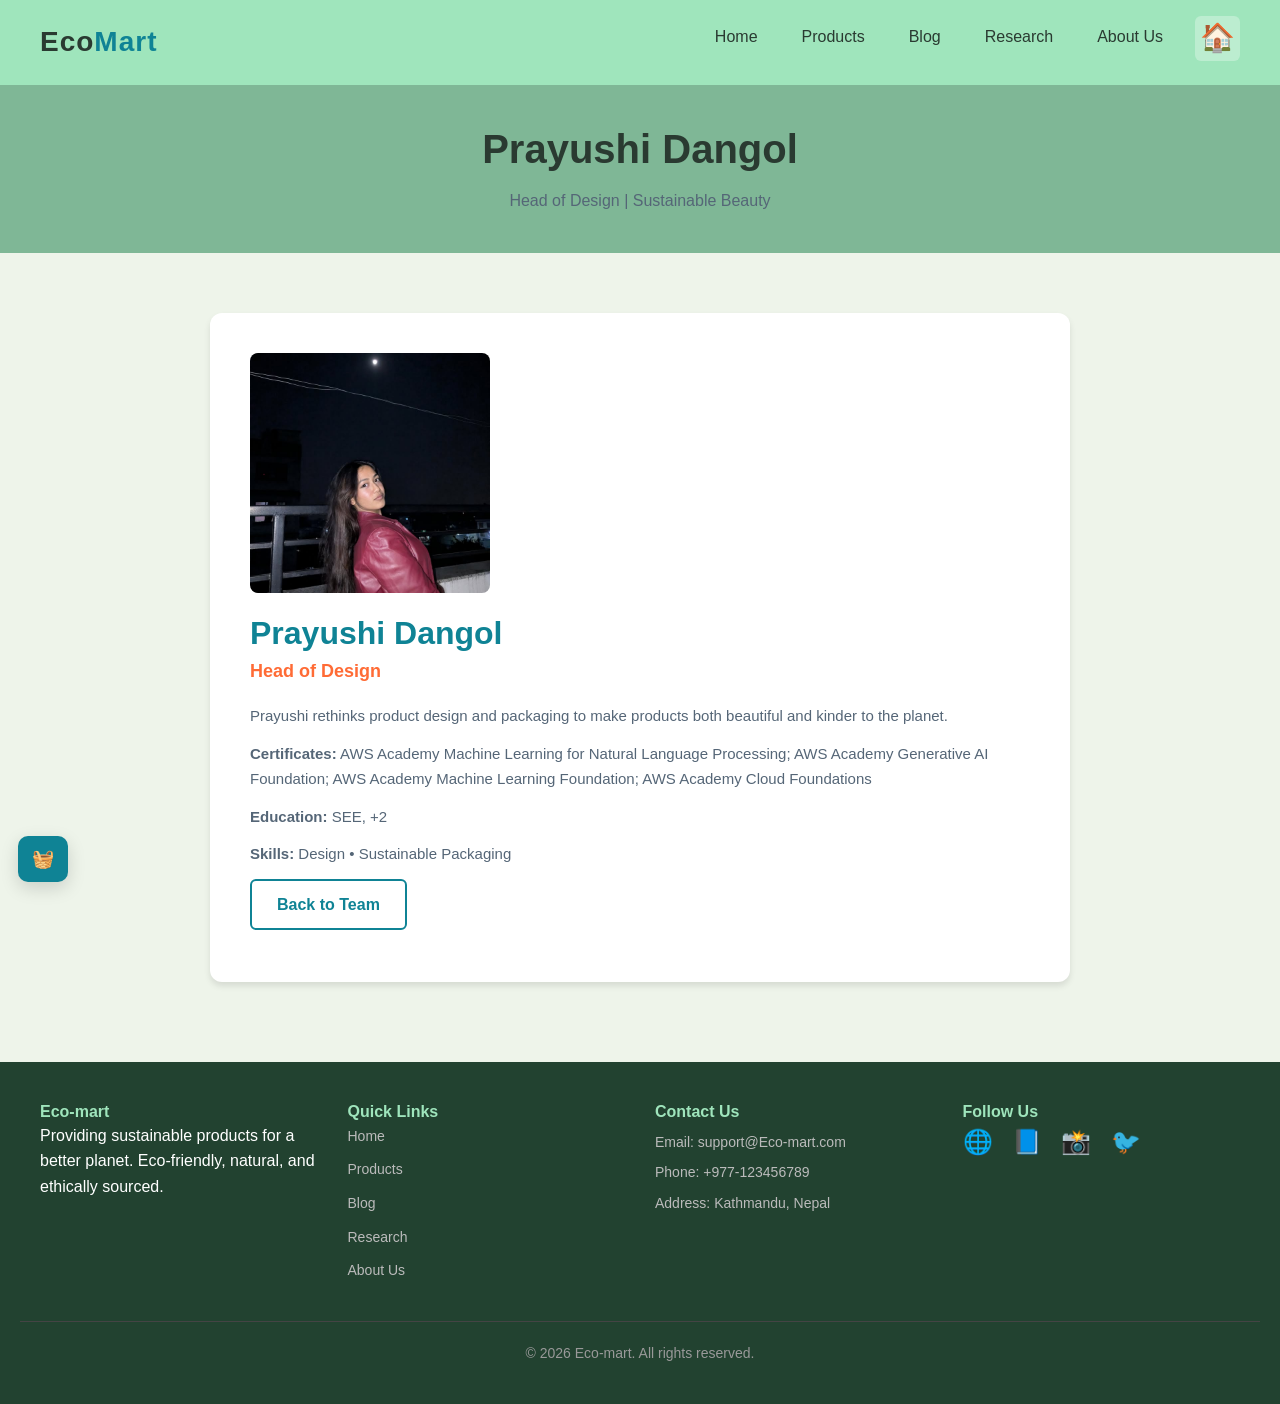
<file: Eco-mart-website/src/webwork/pages/member3.html>
<!doctype html>
<html lang="en">
<head>
  <meta charset="utf-8" />
  <meta name="viewport" content="width=device-width, initial-scale=1" />
  <title>Member 3 — Eco-mart</title>
  <link rel="stylesheet" href="../css/style.css">
</head>
<body>
  <header>
    <div class="logo">Eco<span>Mart</span></div>
    <nav>
      <ul class="nav-links">
        <li><a href="../index.html">Home</a></li>
        <li><a href="products.html">Products</a></li>
        <li><a href="blog.html">Blog</a></li>
        <li><a href="research.html">Research</a></li>
        <li><a href="about-us.html">About Us</a></li>
        <li><a href="../index.html" class="home-icon" title="Go to Home">🏠</a></li>
      </ul>
    </nav>
  </header>

  <section class="contact-header">
    <h1>Prayushi Dangol</h1>
    <p>Head of Design | Sustainable Beauty</p>
  </section>

  <!-- hero-rotator removed on member pages per project configuration -->

  <main class="member-page">
  <script src="../js/cart-widget.js"></script>
    <div class="member-content">
      <img class="member-img" src="../images/member 3.jpg" alt="Member 3">
      <h1>Prayushi Dangol</h1>
      <h3>Head of Design</h3>
      <p>Prayushi rethinks product design and packaging to make products both beautiful and kinder to the planet.</p>
      <p class="team-certificates"><strong>Certificates:</strong> AWS Academy Machine Learning for Natural Language Processing; AWS Academy Generative AI Foundation; AWS Academy Machine Learning Foundation; AWS Academy Cloud Foundations</p>
      <p class="team-education"><strong>Education:</strong> SEE, +2</p>
      <p class="team-skills"><strong>Skills:</strong> Design • Sustainable Packaging</p>
      <p><a href="about-us.html" class="btn-outline">Back to Team</a></p>
    </div>
  </main>

  <footer>
    <div class="footer-container">
      <div class="footer-about">
        <h3>Eco-mart</h3>
        <p>Providing sustainable products for a better planet. Eco-friendly, natural, and ethically sourced.</p>
      </div>
      <div class="footer-links">
        <h4>Quick Links</h4>
        <ul>
          <li><a href="../index.html">Home</a></li>
          <li><a href="products.html">Products</a></li>
          <li><a href="blog.html">Blog</a></li>
          <li><a href="research.html">Research</a></li>
          <li><a href="about-us.html">About Us</a></li>
        </ul>
      </div>
      <div class="footer-contact">
        <h4>Contact Us</h4>
        <p>Email: support@Eco-mart.com</p>
        <p>Phone: +977-123456789</p>
        <p>Address: Kathmandu, Nepal</p>
      </div>
      <div class="footer-social">
        <h4>Follow Us</h4>
        <a href="#">🌐</a>
        <a href="#">📘</a>
        <a href="#">📸</a>
        <a href="#">🐦</a>
      </div>
    </div>
    <div class="footer-bottom">
      &copy; 2026 Eco-mart. All rights reserved.
    </div>
  </footer>


</body>
</html>
</file>
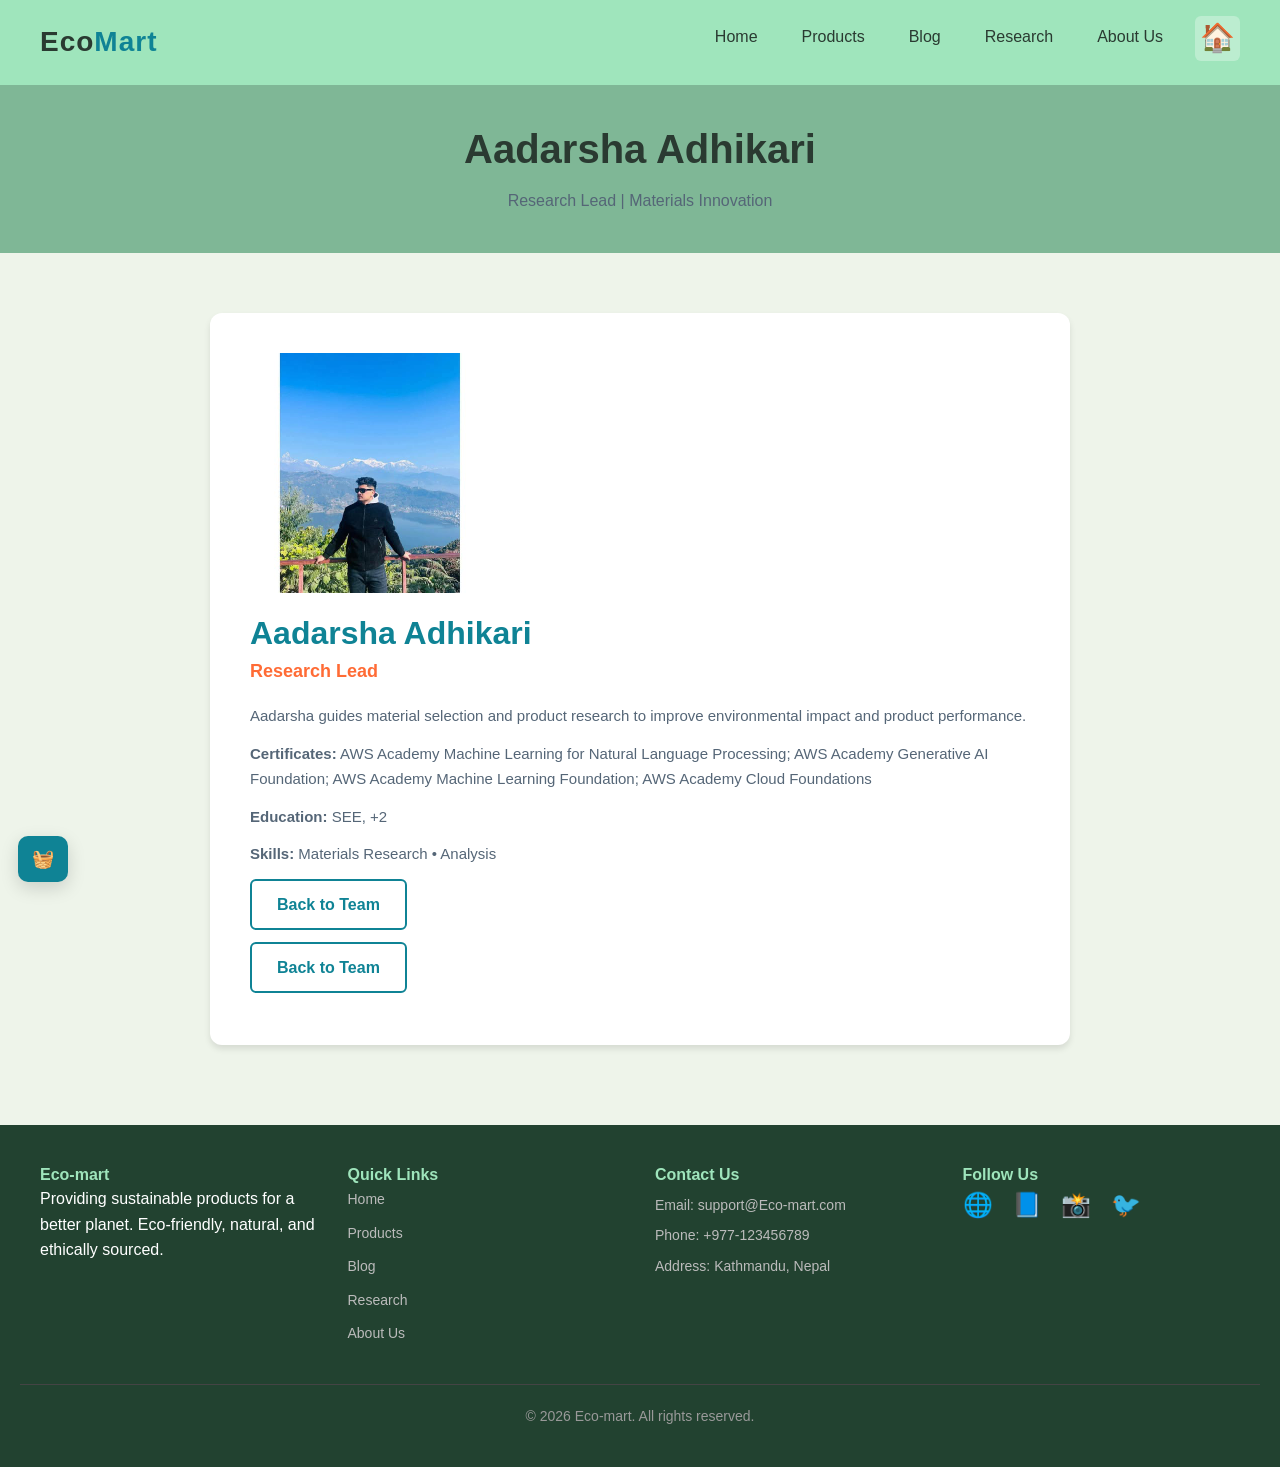
<file: Eco-mart-website/src/webwork/pages/member4.html>
<!doctype html>
<html lang="en">
<head>
  <meta charset="utf-8" />
  <meta name="viewport" content="width=device-width, initial-scale=1" />
  <title>Member 4 — Eco-mart</title>
  <link rel="stylesheet" href="../css/style.css">
</head>
<body>
  <header>
    <div class="logo">Eco<span>Mart</span></div>
    <nav>
      <ul class="nav-links">
        <li><a href="../index.html">Home</a></li>
        <li><a href="products.html">Products</a></li>
        <li><a href="blog.html">Blog</a></li>
        <li><a href="research.html">Research</a></li>
        <li><a href="about-us.html">About Us</a></li>
        <li><a href="../index.html" class="home-icon" title="Go to Home">🏠</a></li>
      </ul>
    </nav>
  </header>

  <section class="contact-header">
    <h1>Aadarsha Adhikari</h1>
    <p>Research Lead | Materials Innovation</p>
  </section>

 

  <main class="member-page">
  <script src="../js/cart-widget.js"></script>
    <div class="member-content">
      <img class="member-img" src="../images/member 4.jpg" alt="Member 4">
      <h1>Aadarsha Adhikari</h1>
      <h3>Research Lead</h3>
      <p>Aadarsha guides material selection and product research to improve environmental impact and product performance.</p>
      <p class="team-certificates"><strong>Certificates:</strong> AWS Academy Machine Learning for Natural Language Processing; AWS Academy Generative AI Foundation; AWS Academy Machine Learning Foundation; AWS Academy Cloud Foundations</p>
      <p class="team-education"><strong>Education:</strong> SEE, +2</p>
      <p class="team-skills"><strong>Skills:</strong> Materials Research • Analysis</p>
      <p><a href="about-us.html" class="btn-outline">Back to Team</a></p>      <p><a href="about-us.html" class="btn-outline">Back to Team</a></p>
    </div>
  </main>

  <footer>
    <div class="footer-container">
      <div class="footer-about">
        <h3>Eco-mart</h3>
        <p>Providing sustainable products for a better planet. Eco-friendly, natural, and ethically sourced.</p>
      </div>
      <div class="footer-links">
        <h4>Quick Links</h4>
        <ul>
          <li><a href="../index.html">Home</a></li>
          <li><a href="products.html">Products</a></li>
          <li><a href="blog.html">Blog</a></li>
          <li><a href="research.html">Research</a></li>
          <li><a href="about-us.html">About Us</a></li>
          
        </ul>
      </div>
      <div class="footer-contact">
        <h4>Contact Us</h4>
        <p>Email: support@Eco-mart.com</p>
        <p>Phone: +977-123456789</p>
        <p>Address: Kathmandu, Nepal</p>
      </div>
      <div class="footer-social">
        <h4>Follow Us</h4>
        <a href="#">🌐</a>
        <a href="#">📘</a>
        <a href="#">📸</a>
        <a href="#">🐦</a>
      </div>
    </div>
    <div class="footer-bottom">
      &copy; 2026 Eco-mart. All rights reserved.
    </div>
  </footer>


</body>
</html>
</file>
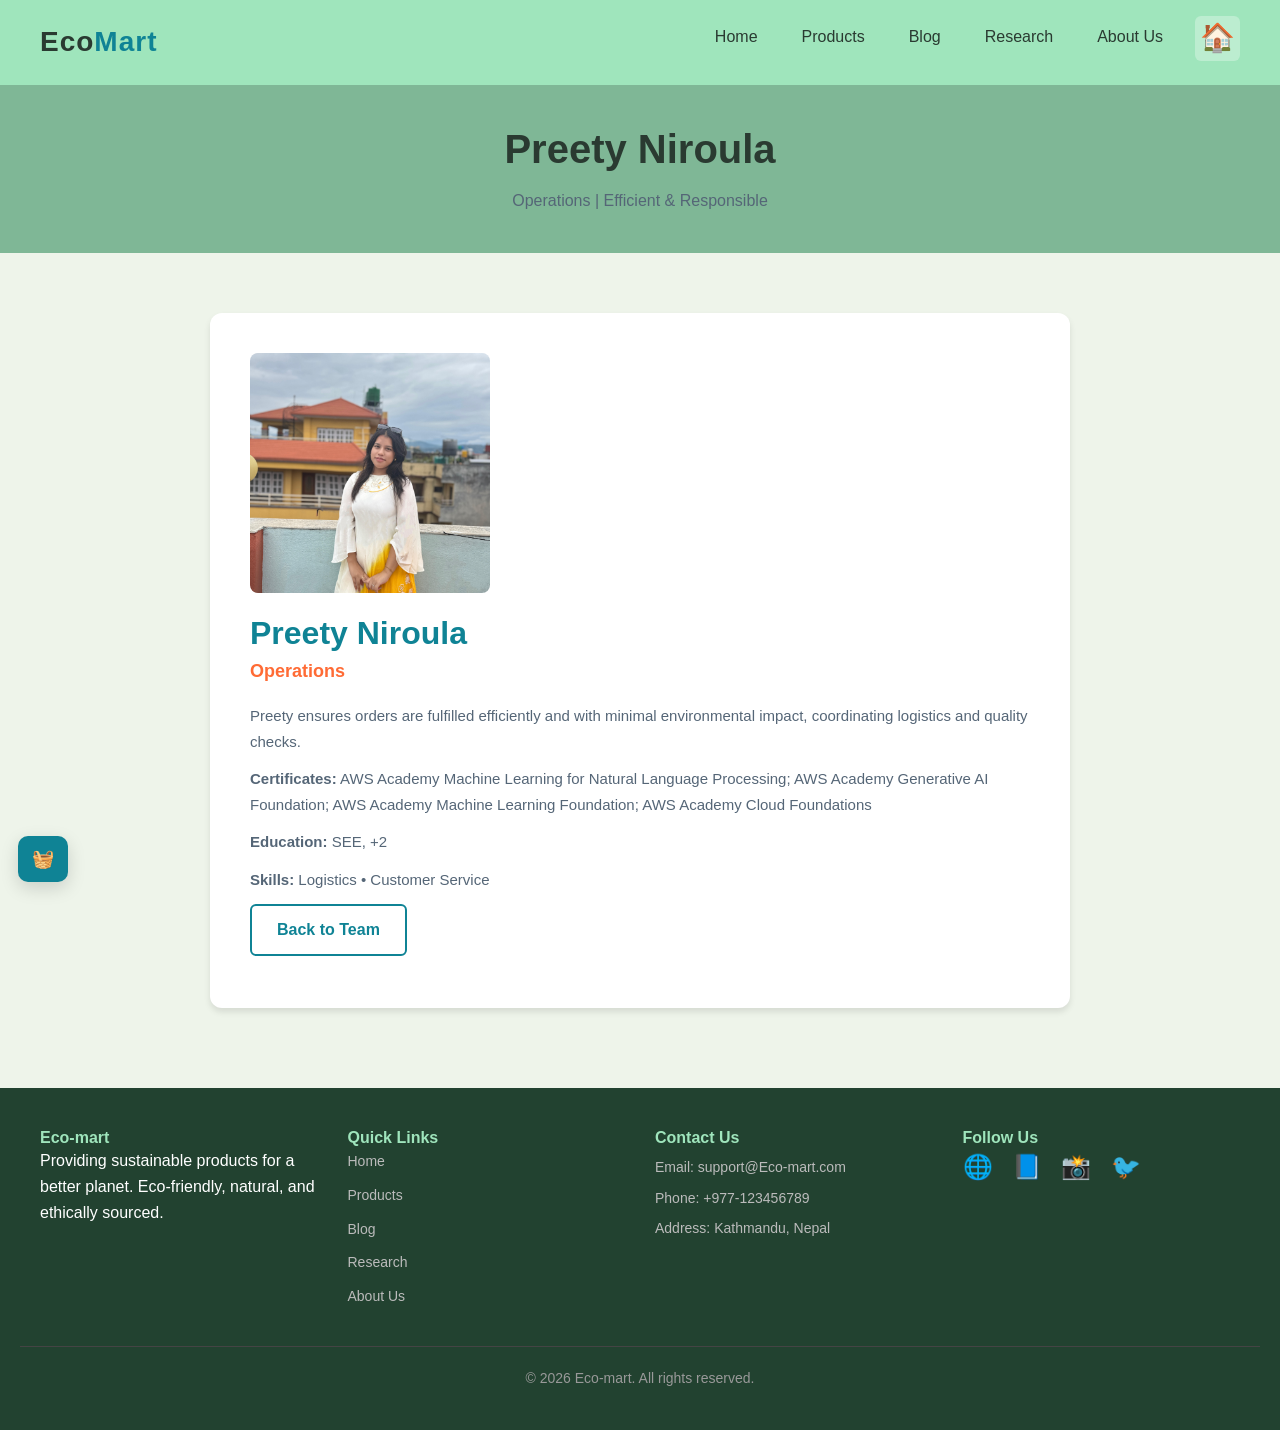
<file: Eco-mart-website/src/webwork/pages/member5.html>
<!doctype html>
<html lang="en">
<head>
  <meta charset="utf-8" />
  <meta name="viewport" content="width=device-width, initial-scale=1" />
  <title>Member 5 — Eco-mart</title>
  <link rel="stylesheet" href="../css/style.css">
</head>
<body>
  <header>
    <div class="logo">Eco<span>Mart</span></div>
    <nav>
      <ul class="nav-links">
        <li><a href="../index.html">Home</a></li>
        <li><a href="products.html">Products</a></li>
        <li><a href="blog.html">Blog</a></li>
        <li><a href="research.html">Research</a></li>
        <li><a href="about-us.html">About Us</a></li>
        <li><a href="../index.html" class="home-icon" title="Go to Home">🏠</a></li>
      </ul>
    </nav>
  </header>

  <section class="contact-header">
    <h1>Preety Niroula</h1>
    <p>Operations | Efficient & Responsible</p>
  </section>

  <!-- hero-rotator removed on member pages per project configuration -->

  <main class="member-page">
  <script src="../js/cart-widget.js"></script>
    <div class="member-content">
      <img class="member-img" src="../images/member 5.jpg" alt="Member 5">
      <h1>Preety Niroula</h1>
      <h3>Operations</h3>
      <p>Preety ensures orders are fulfilled efficiently and with minimal environmental impact, coordinating logistics and quality checks.</p>
      <p class="team-certificates"><strong>Certificates:</strong> AWS Academy Machine Learning for Natural Language Processing; AWS Academy Generative AI Foundation; AWS Academy Machine Learning Foundation; AWS Academy Cloud Foundations</p>
      <p class="team-education"><strong>Education:</strong> SEE, +2</p>
      <p class="team-skills"><strong>Skills:</strong> Logistics • Customer Service</p>
      <p><a href="about-us.html" class="btn-outline">Back to Team</a></p>
    </div>
  </main>

  <footer>
    <div class="footer-container">
      <div class="footer-about">
        <h3>Eco-mart</h3>
        <p>Providing sustainable products for a better planet. Eco-friendly, natural, and ethically sourced.</p>
      </div>
      <div class="footer-links">
        <h4>Quick Links</h4>
        <ul>
          <li><a href="../index.html">Home</a></li>
          <li><a href="products.html">Products</a></li>
          <li><a href="blog.html">Blog</a></li>
          <li><a href="research.html">Research</a></li>
          <li><a href="about-us.html">About Us</a></li>
        </ul>
      </div>
      <div class="footer-contact">
        <h4>Contact Us</h4>
        <p>Email: support@Eco-mart.com</p>
        <p>Phone: +977-123456789</p>
        <p>Address: Kathmandu, Nepal</p>
      </div>
      <div class="footer-social">
        <h4>Follow Us</h4>
        <a href="#">🌐</a>
        <a href="#">📘</a>
        <a href="#">📸</a>
        <a href="#">🐦</a>
      </div>
    </div>
    <div class="footer-bottom">
      &copy; 2026 Eco-mart. All rights reserved.
    </div>
  </footer>


</body>
</html>
</file>
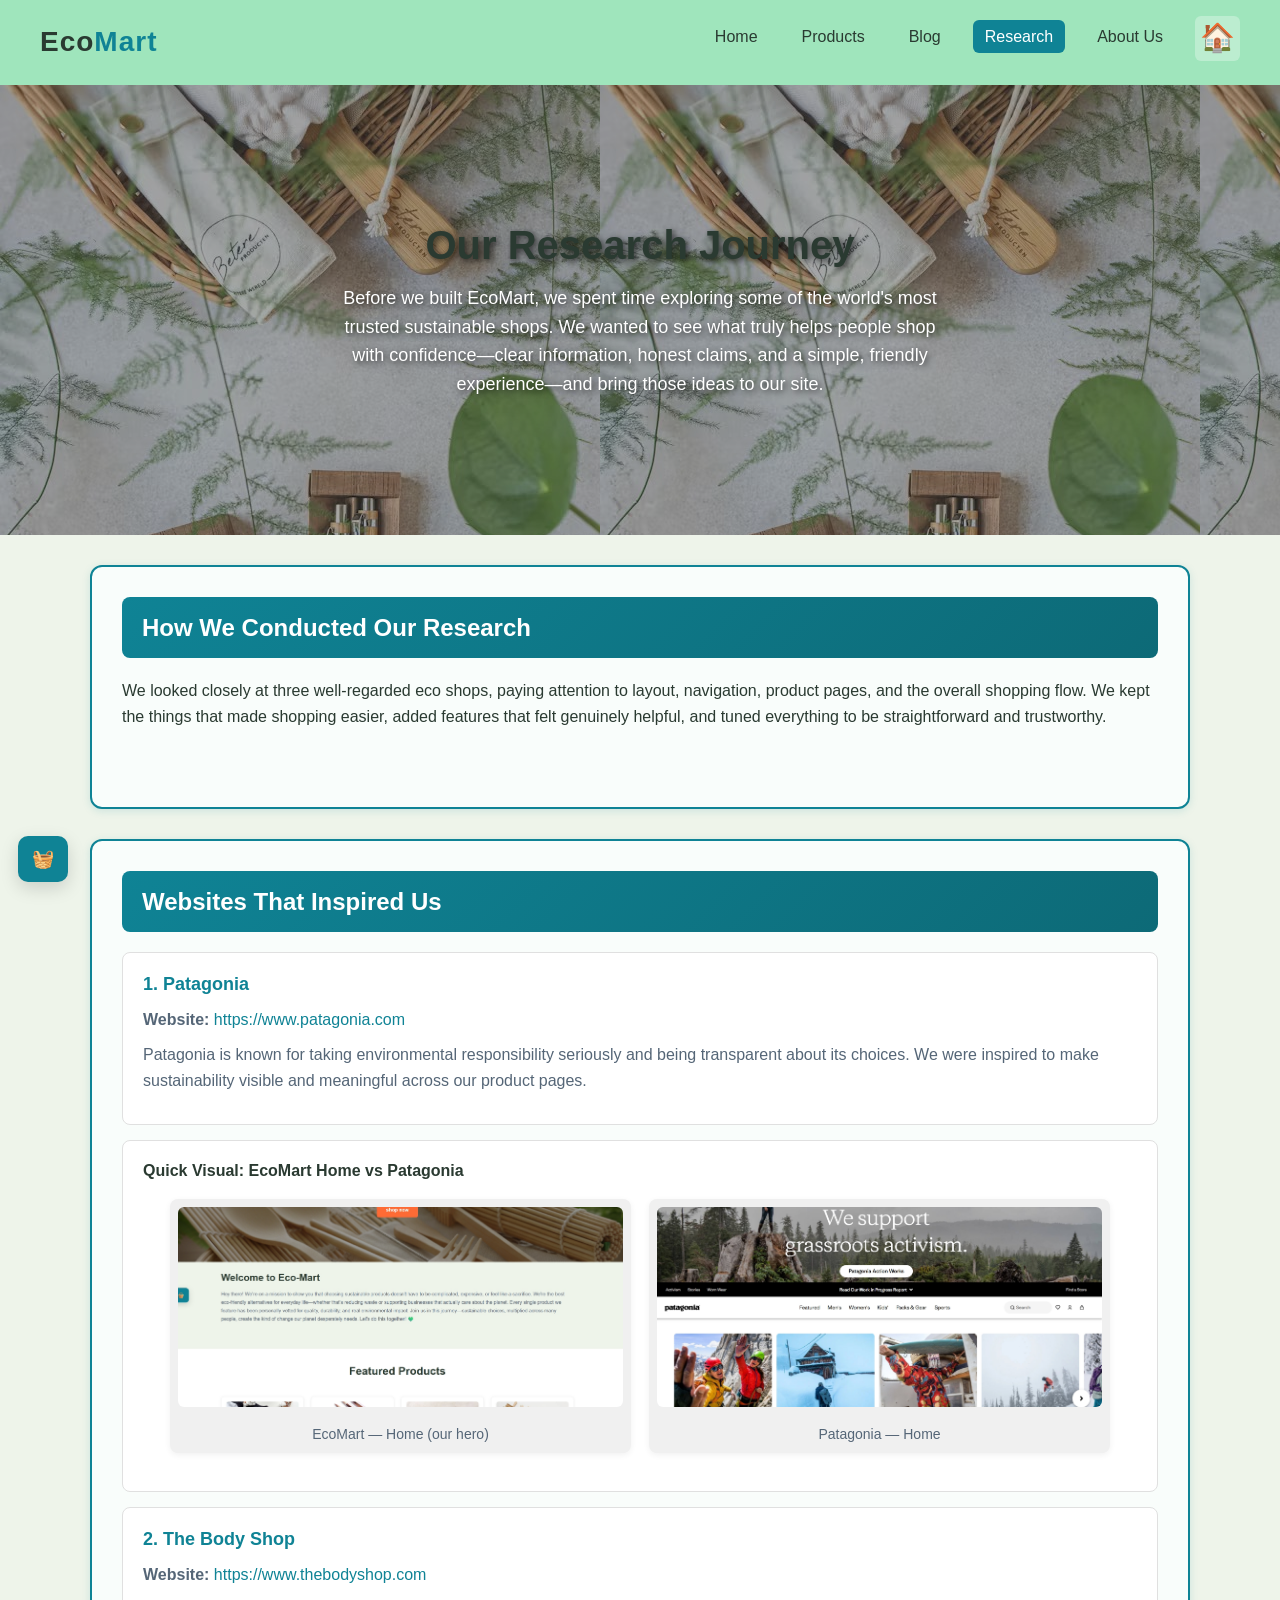
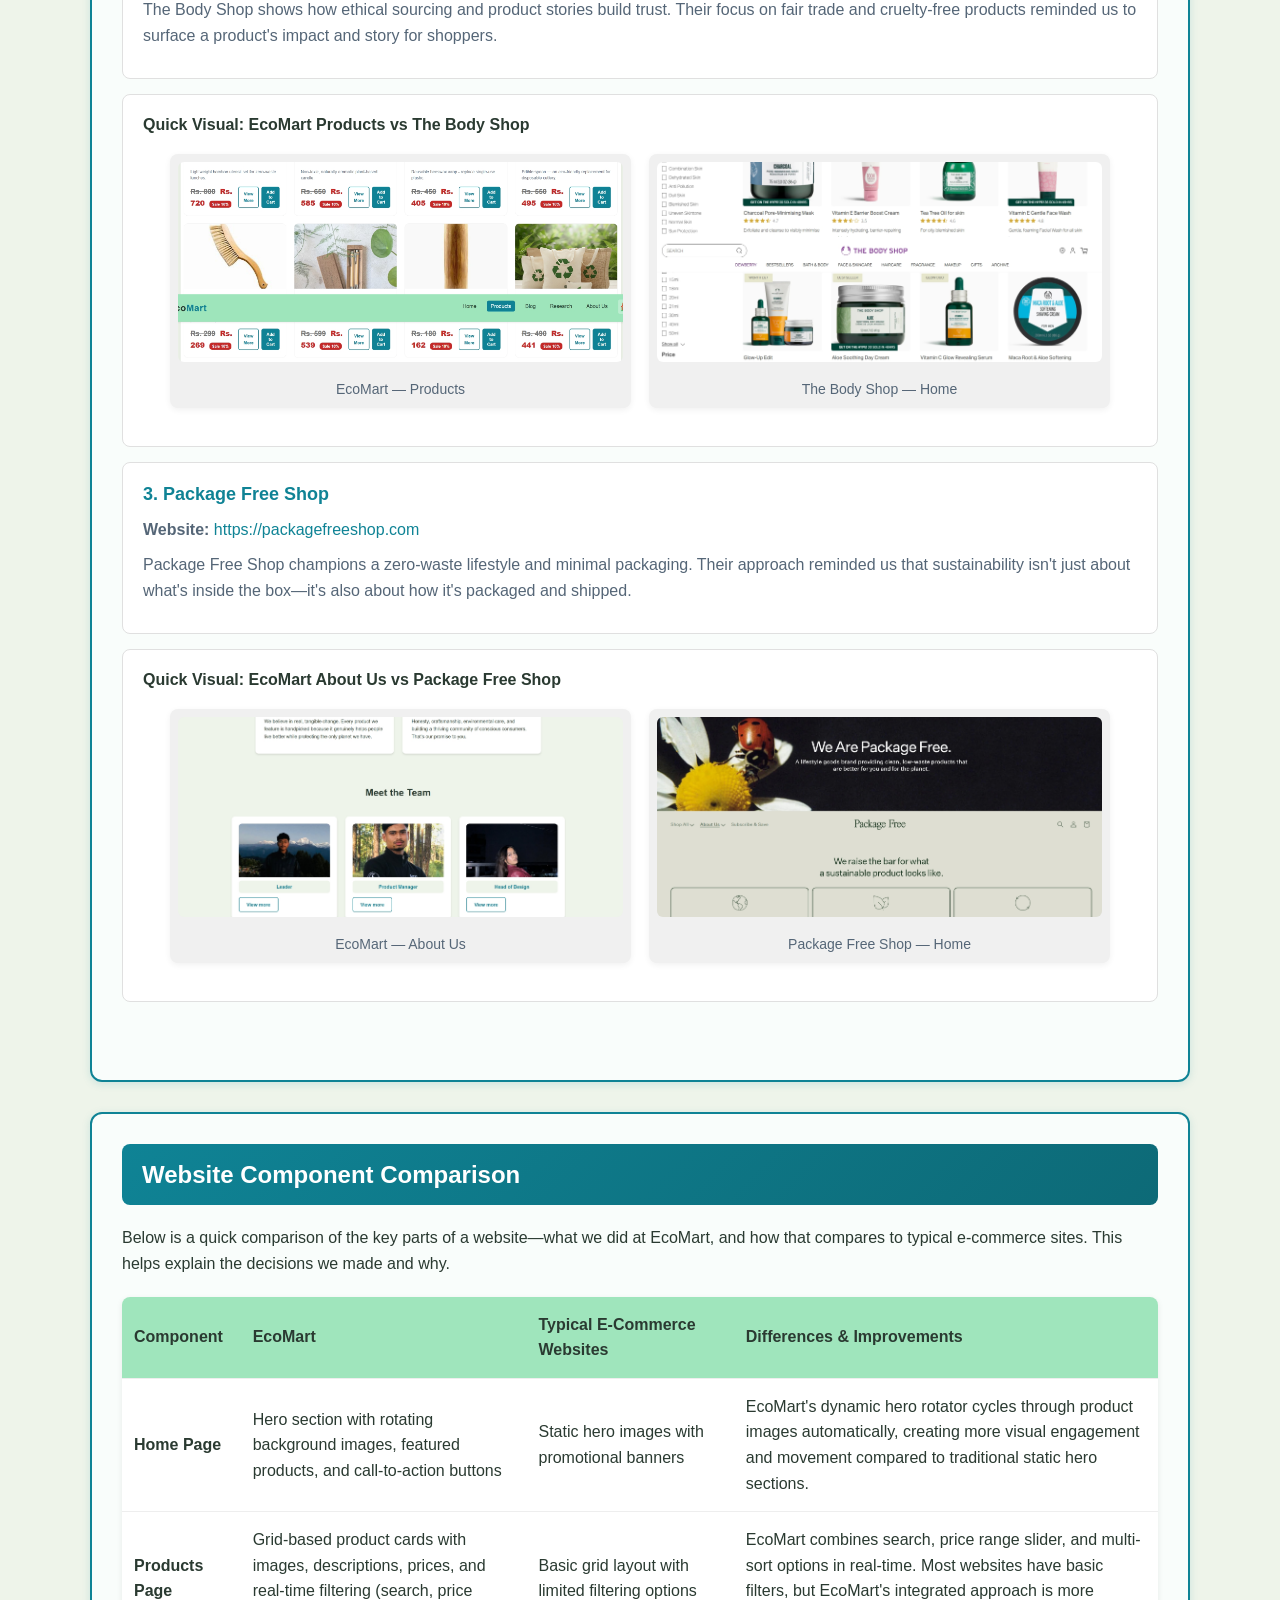
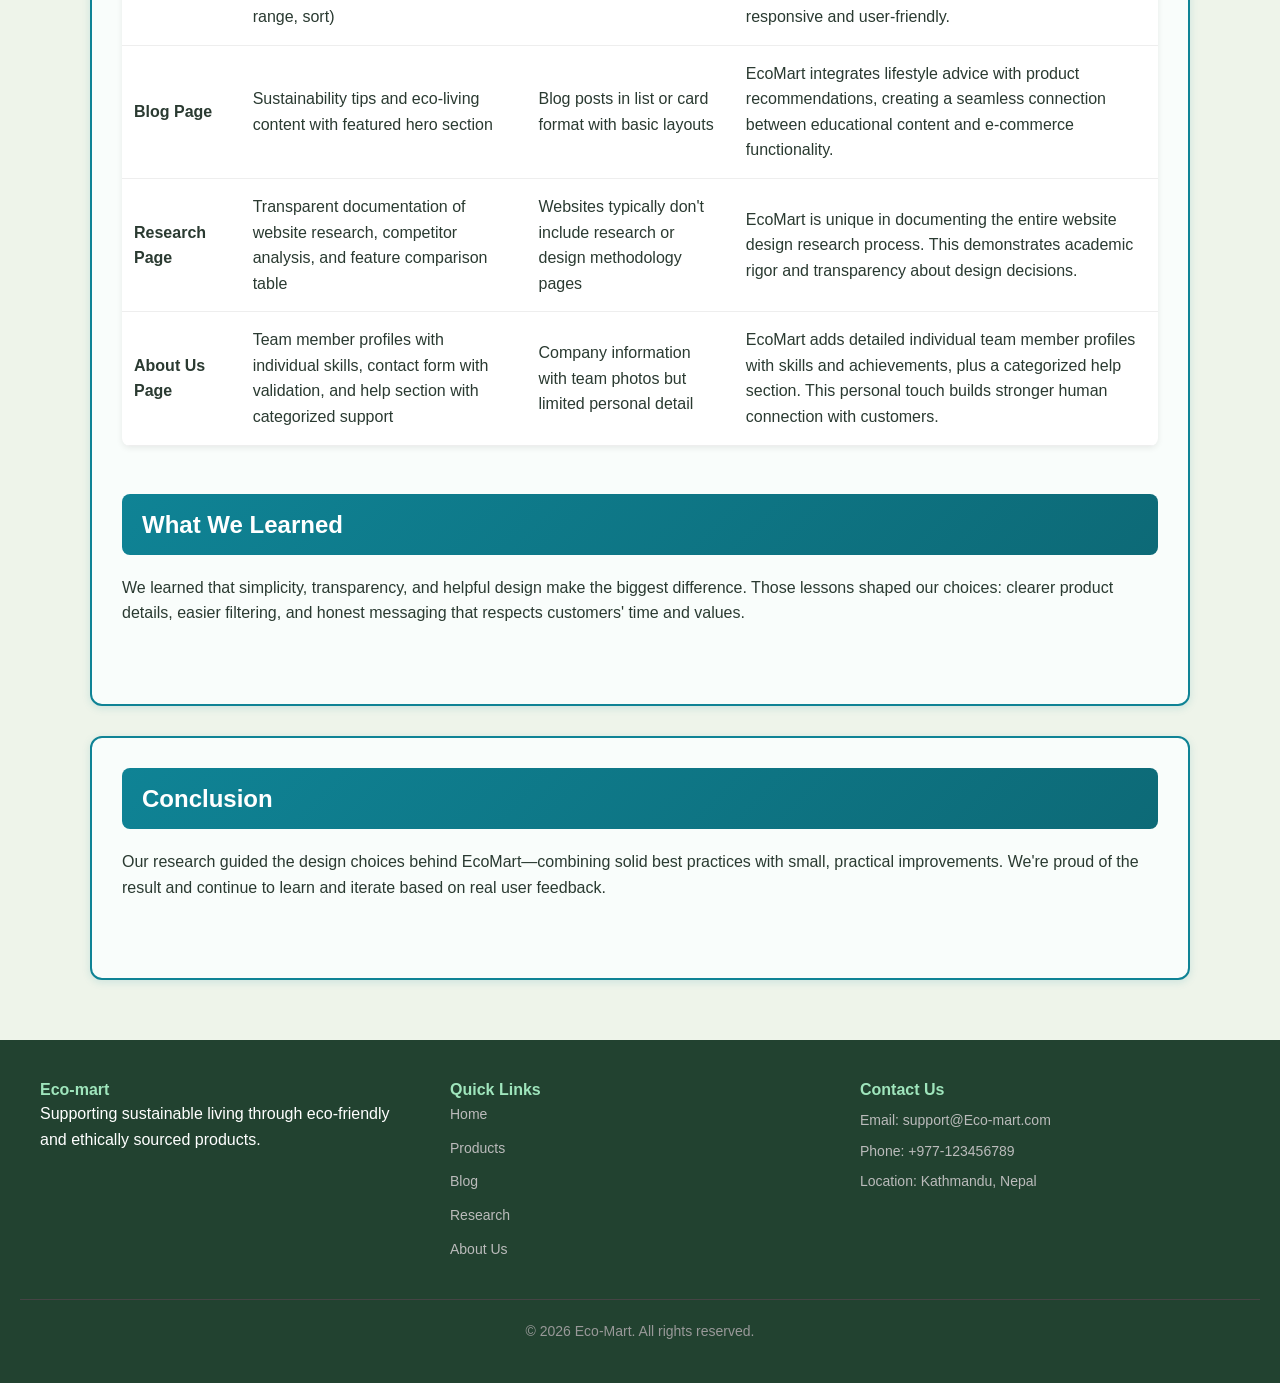
<file: Eco-mart-website/src/webwork/pages/research.html>
<!DOCTYPE html>
<html lang="en">
<head>
    <meta charset="UTF-8">
    <meta name="viewport" content="width=device-width, initial-scale=1.0">
    <meta name="description" content="Research and comparison of the EcoMart website with leading sustainable e-commerce platforms.">
    <meta name="keywords" content="eco-friendly, e-commerce research, website comparison, sustainability">
    <meta name="author" content="EcoMart Team">

    <title>Research - Eco-Mart</title>

    <link rel="stylesheet" href="../css/style.css">
    <style>
    /* Research page: image comparison */
    .compare-grid{display:flex;gap:18px;max-width:960px;margin:18px auto;padding:0 10px}
    .compare-item{flex:1;background:var(--surface);padding:8px;border-radius:8px;box-shadow:0 2px 6px rgba(0,0,0,0.06);text-align:center}
    .compare-item img{width:100%;height:200px;object-fit:cover;border-radius:6px}
    .compare-item figcaption{margin-top:8px;color:var(--muted);font-size:14px}
    </style>
    
</head>
<body>

<header>
    <div class="logo">Eco<span>Mart</span></div>
    <nav>
        <ul class="nav-links">
            <li><a href="../index.html">Home</a></li>
            <li><a href="products.html">Products</a></li>
            <li><a href="blog.html">Blog</a></li>
            <li><a href="research.html" class="active">Research</a></li>
            <li><a href="about-us.html">About Us</a></li>
            <li><a href="../index.html" class="home-icon" title="Go to Home">🏠</a></li>
        </ul>
    </nav>
</header>

<section class="research-header">
    <h1>Our Research Journey</h1>
    <p>
        Before we built EcoMart, we spent time exploring some of the world's most trusted sustainable shops. We wanted to see what truly helps people shop with confidence—clear information, honest claims, and a simple, friendly experience—and bring those ideas to our site.
    </p>
</section>

<script src="../js/hero-rotator.js"></script>
<script src="../js/cart-widget.js"></script>

<main class="research-main">

<div class="research-container">
    <section>
        <h2>How We Conducted Our Research</h2>
        <p>
            We looked closely at three well-regarded eco shops, paying attention to layout, navigation, product pages, and the overall shopping flow. We kept the things that made shopping easier, added features that felt genuinely helpful, and tuned everything to be straightforward and trustworthy.
        </p>
    </section>
</div>

<div class="research-container">
    <section>
        <h2>Websites That Inspired Us</h2>

        <div class="website-reference">
            <h3>1. Patagonia</h3>
            <p><strong>Website:</strong> <a href="https://www.patagonia.com" target="_blank" rel="noopener noreferrer" aria-label="Open Patagonia (external)">https://www.patagonia.com</a></p>
            <p>
                Patagonia is known for taking environmental responsibility seriously and being transparent about its choices. We were inspired to make sustainability visible and meaningful across our product pages.
            </p>
        </div>

        <!-- Visual comparison: EcoMart home vs Patagonia -->
        <div class="website-reference">
          <h4>Quick Visual: EcoMart Home vs Patagonia</h4>
          <div class="compare-grid">
            <figure class="compare-item">
              <img src="../images/our homepage.jpeg" alt="EcoMart Home screenshot">
              <figcaption>EcoMart — Home (our hero)</figcaption>
            </figure>
            <figure class="compare-item">
              <img src="../images/patagonia.jpeg" alt="Patagonia screenshot">
              <figcaption>Patagonia — Home</figcaption>
            </figure>
          </div>
        </div>

        <div class="website-reference">
            <h3>2. The Body Shop</h3>
            <p><strong>Website:</strong> <a href="https://www.thebodyshop.com" target="_blank" rel="noopener noreferrer" aria-label="Open The Body Shop (external)">https://www.thebodyshop.com</a></p>
            <p>
                The Body Shop shows how ethical sourcing and product stories build trust. Their focus on fair trade and cruelty-free products reminded us to surface a product's impact and story for shoppers.
            </p>
        </div>

        <!-- Visual comparison: EcoMart products vs The Body Shop -->
        <div class="website-reference">
          <h4>Quick Visual: EcoMart Products vs The Body Shop</h4>
          <div class="compare-grid">
            <figure class="compare-item">
              <img src="../images/our productpage.jpeg" alt="EcoMart Products screenshot">
              <figcaption>EcoMart — Products</figcaption>
            </figure>
            <figure class="compare-item">
              <img src="../images/thebodyshop.jpeg" alt="The Body Shop screenshot">
              <figcaption>The Body Shop — Home</figcaption>
            </figure>
          </div>
        </div>

        <div class="website-reference">
            <h3>3. Package Free Shop</h3>
            <p><strong>Website:</strong> <a href="https://packagefreeshop.com" target="_blank" rel="noopener noreferrer" aria-label="Open Package Free Shop (external)">https://packagefreeshop.com</a></p>
            <p>
                Package Free Shop champions a zero-waste lifestyle and minimal packaging. Their approach reminded us that sustainability isn't just about what's inside the box—it's also about how it's packaged and shipped.
            </p>
        </div>

        <!-- Visual comparison: EcoMart About Us vs Package Free Shop -->
        <div class="website-reference">
          <h4>Quick Visual: EcoMart About Us vs Package Free Shop</h4>
          <div class="compare-grid">
            <figure class="compare-item">
              <img src="../images/our about-us page.jpeg" alt="EcoMart About Us screenshot">
              <figcaption>EcoMart — About Us</figcaption>
            </figure>
            <figure class="compare-item">
              <img src="../images/packagefreeshop.jpeg" alt="Package Free Shop screenshot">
              <figcaption>Package Free Shop — Home</figcaption>
            </figure>
          </div>
        </div>

    </section>
</div>

<div class="research-container">
    <section>
        <h2>Website Component Comparison</h2>
    <p>
        Below is a quick comparison of the key parts of a website—what we did at EcoMart, and how that compares to typical e-commerce sites. This helps explain the decisions we made and why.
    </p>

    <table class="comparison-table">
        <thead>
            <tr>
                <th>Component</th>
                <th>EcoMart</th>
                <th>Typical E-Commerce Websites</th>
                <th>Differences & Improvements</th>
            </tr>
        </thead>
        <tbody>
            <tr>
                <td><strong>Home Page</strong></td>
                <td>Hero section with rotating background images, featured products, and call-to-action buttons</td>
                <td>Static hero images with promotional banners</td>
                <td>
                    EcoMart's dynamic hero rotator cycles through product images automatically, creating more visual engagement and movement compared to traditional static hero sections.
                </td>
            </tr>
            <tr>
                <td><strong>Products Page</strong></td>
                <td>Grid-based product cards with images, descriptions, prices, and real-time filtering (search, price range, sort)</td>
                <td>Basic grid layout with limited filtering options</td>
                <td>
                    EcoMart combines search, price range slider, and multi-sort options in real-time. Most websites have basic filters, but EcoMart's integrated approach is more responsive and user-friendly.
                </td>
            </tr>
            <tr>
                <td><strong>Blog Page</strong></td>
                <td>Sustainability tips and eco-living content with featured hero section</td>
                <td>Blog posts in list or card format with basic layouts</td>
                <td>
                    EcoMart integrates lifestyle advice with product recommendations, creating a seamless connection between educational content and e-commerce functionality.
                </td>
            </tr>
            <tr>
                <td><strong>Research Page</strong></td>
                <td>Transparent documentation of website research, competitor analysis, and feature comparison table</td>
                <td>Websites typically don't include research or design methodology pages</td>
                <td>
                    EcoMart is unique in documenting the entire website design research process. This demonstrates academic rigor and transparency about design decisions.
                </td>
            </tr>
            <tr>
                <td><strong>About Us Page</strong></td>
                <td>Team member profiles with individual skills, contact form with validation, and help section with categorized support</td>
                <td>Company information with team photos but limited personal detail</td>
                <td>
                    EcoMart adds detailed individual team member profiles with skills and achievements, plus a categorized help section. This personal touch builds stronger human connection with customers.
                </td>
            </tr>
        </tbody>
    </table>
</section>

<section>
    <h2>What We Learned</h2>
    <p>
        We learned that simplicity, transparency, and helpful design make the biggest difference. Those lessons shaped our choices: clearer product details, easier filtering, and honest messaging that respects customers' time and values.
    </p>
</section>
</div>

<div class="research-container">
<section>
    <h2>Conclusion</h2>
    <p>
        Our research guided the design choices behind EcoMart—combining solid best practices with small, practical improvements. We're proud of the result and continue to learn and iterate based on real user feedback.
    </p>
</section>
</div>

</main>

<footer>
    <div class="footer-container">
        <div class="footer-about">
            <h3>Eco-mart</h3>
            <p>
                Supporting sustainable living through eco-friendly and ethically
                sourced products.
            </p>
        </div>
        <div class="footer-links">
            <h4>Quick Links</h4>
            <ul>
                <li><a href="../index.html">Home</a></li>
                <li><a href="products.html">Products</a></li>
                <li><a href="blog.html">Blog</a></li>
                <li><a href="research.html">Research</a></li>
                <li><a href="about-us.html">About Us</a></li>
            </ul>
        </div>
        <div class="footer-contact">
            <h4>Contact Us</h4>
            <p>Email: support@Eco-mart.com</p>
            <p>Phone: +977-123456789</p>
            <p>Location: Kathmandu, Nepal</p>
        </div>
    </div>
    <div class="footer-bottom">
        &copy; 2026 Eco-Mart. All rights reserved.
    </div>
</footer>

</body>
</html>
</file>
<file: Eco-mart-website/src/webwork/css/style.css>
/* GLOBAL STYLES */
:root{ --bg: #eef4ea; --text: #2a3a31; --accent: #0f8395; --accent-dark: #0d6a77; --accent-darker: #0a5360; --muted: #567; --light-green: #9fe5bc; --cta: #ff6b35; --cta-dark: #e55a24; --sale: #c62828; --danger: #e74c3c; --surface: #f0f0f0; --border: #ddd; --muted-bg: #f5f5f5; --muted-2: #bbb; --muted-3: #999; --border-light: #e8e8e8; --footer-dark: #224230; }
* {
    margin: 0;
    padding: 0;
    box-sizing: border-box;
}

html {
    scroll-behavior: smooth;
}

body {
    margin: 0;
    font-family: 'Arial', sans-serif;
    background: var(--bg);
    color: var(--text);
    line-height: 1.6;
}


h1, h2, h3, h4, h5, h6 {
    color: var(--text);
    line-height: 1.3;
}

p {
    margin-bottom: 15px;
}

a {
    color: var(--accent);
    text-decoration: none;
    transition: 0.3s;
}

a:hover {
    color: var(--accent-dark);
}

/* --- CONTAINER & LAYOUT --- */
.container {
    max-width: 1200px;
    margin: 0 auto;
    padding: 20px;
}

/* 11 - HEADER & NAVIGATION */
/* Applies to: ALL PAGES (sticky header at top) */

header {
    display: flex;
    justify-content: space-between;
    align-items: center;
    padding: 20px 40px;
    background-color: var(--light-green);
    box-shadow: 0 2px 6px rgba(0,0,0,0.1);
    z-index: 100;
    position: static; /* non-sticky header */
}


.home-icon {
    font-size: 28px;
    cursor: pointer;
    text-decoration: none;
    transition: all 0.3s ease;
    display: inline-flex;
    align-items: center;
    justify-content: center;
    width: 45px;
    height: 45px;
    border-radius: 8px;
    background: rgba(255, 255, 255, 0.3);
    margin-top: -8px;
}

.home-icon:hover {
    background: rgba(255, 255, 255, 0.6);
    transform: scale(1.1);
}

.logo { 
    font-size: 28px; 
    font-weight: bold;
    letter-spacing: 1px;
}

.logo span { 
    color: var(--accent); 
}

.nav-links { 
    list-style: none; 
    display: flex; 
    gap: 20px;
    flex-wrap: wrap;
}

.nav-links a {
    text-decoration: none;
    color: var(--text);
    font-weight: 500;
    padding: 8px 12px;
    transition: all 0.3s ease;
    border-radius: 6px;
}

.nav-links a:hover, 
.nav-links a.active {
    background-color: var(--accent);
    color: white;
}

/* --- RESPONSIVE NAVIGATION --- */

/* 21 - HERO SECTIONS */

/* Unified hero size for all pages (excludes contact header) */
.hero,
.blog-hero,
.products-hero,
.about-hero,
.research-header {
    background-size: cover;
    background-position: center;
    background-repeat: no-repeat;
    background-attachment: fixed;
    color: white;
    text-align: center;
    display: flex;
    align-items: center;
    justify-content: center;
    flex-direction: column;
    position: relative;
    min-height: 50vh; /* consistent height across pages */
    height: 50vh; /* enforce exact viewport-based height (fixes home) */
    padding: 60px 30px; /* consistent spacing */
    width: 100%;
    overflow: hidden;
}

/* Dark overlay for text readability */
.hero::before {
    content: '';
    position: absolute;
    top: 0;
    left: 0;
    right: 0;
    bottom: 0;
    background: rgba(0,0,0,0.35);
    z-index: 0;
}

.hero-text {
    max-width: 800px;
    padding: 40px 30px;
    position: relative;
    z-index: 1;
    
}


.hero-text h1 {
    font-size: 54px;
    margin: 0 0 20px 0;
    font-weight: 700;
    text-shadow: 3px 3px 10px rgba(0,0,0,0.7);
    line-height: 1.1;
    letter-spacing: -0.5px;
}

.hero-text p {
    font-size: 22px;
    margin-bottom: 35px;
    text-shadow: 2px 2px 6px rgba(0,0,0,0.7);
    line-height: 1.5;
    font-weight: 300;
}

/* unified rules above handle hero sizing and spacing */

/* Overlay for text readability on all hero sections */
.blog-hero::before,
.products-hero::before,
.about-hero::before,
.research-header::before {
    content: '';
    position: absolute;
    top: 0;
    left: 0;
    right: 0;
    bottom: 0;
    background: rgba(0,0,0,0.35);
    z-index: 0;
}

.blog-hero h1,
.blog-hero p,
.products-hero h1,
.products-hero p,
.about-hero h1,
.about-hero p,
.research-header h1,
.research-header p {
    position: relative;
    z-index: 1;
    text-shadow: 2px 2px 6px rgba(0,0,0,0.7);
}

/* Contact header - light background */
.contact-header { 
    background: var(--muted-bg);
    color: var(--text);
    padding: 40px 30px;
    text-align: center;
    display: flex;
    align-items: center;
    justify-content: center;
    flex-direction: column;
    position: relative;
    min-height: auto;
}

.contact-header h1,
.contact-header p {
    text-shadow: none;
}

.blog-hero h1,
.products-hero h1,
.about-hero h1,
.research-header h1,
.contact-header h1 {
    font-size: 40px;
    margin: 0 0 15px 0;
    line-height: 1.2;
}

.contact-header h1 {
    text-shadow: none;
    color: var(--text);
}

.blog-hero p,
.products-hero p,
.about-hero p,
.research-header p,
.contact-header p {
    font-size: 18px;
    margin: 0;
    max-width: 600px;
}

.contact-header p {
    color: var(--muted);
    text-shadow: none;
    font-size: 16px;
}

.products-hero {
    background: linear-gradient(rgba(0,0,0,0.2), rgba(0,0,0,0.2)), var(--light-green);
}

.about-hero {
    background: linear-gradient(rgba(0,0,0,0.2), rgba(0,0,0,0.2)), var(--light-green);
}

.research-header,
.contact-header {
    background: linear-gradient(rgba(0,0,0,0.2), rgba(0,0,0,0.2)), var(--light-green);
}

/*  BUTTONS */
/* Applies to: ALL PAGES */
   
.btn-primary {
    background-color: var(--cta);
    color: white;
    padding: 12px 30px;
    border: none;
    border-radius: 6px;
    text-decoration: none;
    cursor: pointer;
    font-size: 16px;
    transition: all 0.3s ease;
    display: inline-block;
    font-weight: 600;
}

.btn-primary:hover {
    background-color: var(--cta-dark);
    transform: translateY(-2px);
    box-shadow: 0 4px 12px rgba(255, 107, 53, 0.4);
}

.btn-outline {
    background-color: transparent;
    color: var(--accent);
    border: 2px solid var(--accent);
    padding: 10px 25px;
    border-radius: 6px;
    text-decoration: none;
    cursor: pointer;
    font-size: 16px;
    transition: all 0.3s ease;
    display: inline-block;
    font-weight: 600;
}

.btn-outline:hover {
    background-color: var(--accent);
    color: white;
}

/* PAGE SPECIFIC: ABOUT US */
/* Applies to: pages/about-us.html ONLY */
.about-details {
    display: flex;
    justify-content: space-around;
    gap: 30px;
    max-width: 1000px;
    margin: 50px auto;
    padding: 20px;
    flex-wrap: wrap;
}

.about-card {
    background: white;
    padding: 30px;
    border-radius: 10px;
    box-shadow: 0 4px 6px rgba(0,0,0,0.1);
    flex: 1;
    min-width: 280px;
    transition: all 0.3s ease;
}

.about-card:hover {
    box-shadow: 0 8px 12px rgba(0,0,0,0.15);
    transform: translateY(-5px);
}

.about-card h2 {
    color: var(--accent);
    font-size: 24px;
    margin-top: 0;
}

.team-section {
    padding: 40px 20px;
    max-width: 1200px;
    margin: 0 auto;
}

.team-section h2 {
    text-align: center;
    font-size: 32px;
    margin-bottom: 40px;
    color: var(--text);
}

.team-grid { 
    display: grid; 
    grid-template-columns: repeat(auto-fit, minmax(280px, 1fr)); 
    gap: 28px;
    padding: 20px;
}

.team-card { 
    background: white; 
    padding: 24px; 
    border-radius: 12px; 
    box-shadow: 0 4px 6px rgba(0,0,0,0.1);
    transition: all 0.3s ease;
}

.team-card:hover {
    box-shadow: 0 8px 16px rgba(0,0,0,0.2);
    transform: translateY(-8px);
}

.team-card h3 {
    color: var(--accent);
    margin: 10px 0 5px 0;
    font-size: 18px;
}

.team-skills, 
.team-more {
    font-size: 14px;
    color: var(--muted);
    margin: 8px 0;
}

.cv-actions {
    margin-top: 15px;
}

/* Team card: avatar-first layout */
.team-avatar {
    width: 100%;
    height: 180px;
    object-fit: cover;
    border-radius: 10px 10px 0 0;
    display: block;
    margin-bottom: 12px;
}

.team-role {
    background: var(--bg);
    color: var(--accent);
    text-align: center;
    padding: 8px 10px;
    font-weight: 700;
    border-radius: 8px;
    margin-bottom: 12px;
}

.team-content {
    display: none;
    transition: max-height 0.28s ease, opacity 0.28s ease;
    opacity: 0;
}

.team-card.expanded .team-content {
    display: block;
    opacity: 1;
}

/* PAGE SPECIFIC: PRODUCTS */
/* Applies to: pages/products.html ONLY
   Sections: Filter area (search, price slider, sort), product grid */
section.products {
    padding: 50px 20px;
    background: white;
    margin: 40px 0;
}

section.products h2 {
    text-align: center;
    font-size: 36px;
    color: var(--text);
    margin-bottom: 40px;
    font-weight: 700;
}

/* Products page specific styles */
section.products .product-grid {
    display: grid;
    grid-template-columns: repeat(4, 1fr);
    gap: 24px;
    max-width: 1200px;
    margin: 0 auto;
    padding: 20px;
}

section.products .product-card {
    background: white;
    padding: 16px;
    border-radius: 10px;
    text-align: center;
    box-shadow: 0 2px 8px rgba(0,0,0,0.08);
    transition: all 0.3s ease;
    border: 1px solid var(--surface);
    cursor: pointer;
}

section.products .product-card:hover {
    box-shadow: 0 8px 20px rgba(0,0,0,0.12);
    transform: translateY(-6px);
}

section.products .product-img {
    width: 100%;
    height: 150px;
    object-fit: cover;
    border-radius: 8px;
    margin-bottom: 12px;
    transition: transform 0.3s ease;
}

section.products .product-card:hover .product-img {
    transform: scale(1.06);
}

section.products .product-card h3 {
    color: var(--text);
    font-size: 17px;
    margin: 12px 0 8px 0;
    font-weight: 700;
    line-height: 1.3;
}

section.products .price {
    color: var(--accent);
    font-size: 20px;
    font-weight: 700;
    margin: 10px 0;
}

section.products .product-card p {
    font-size: 14px;
    color: var(--muted);
    margin: 8px 0;
    line-height: 1.5;
}

section.products .add-cart {
    background-color: var(--accent);
    color: white;
    padding: 10px 20px;
    border: none;
    border-radius: 6px;
    text-decoration: none;
    cursor: pointer;
    font-size: 14px;
    transition: all 0.3s ease;
    display: inline-block;
    margin-top: 12px;
    font-weight: 600;
    width: 100%;
    box-sizing: border-box;
}

section.products .add-cart:hover {
    background-color: var(--accent-dark);
    transform: translateY(-2px);
    box-shadow: 0 4px 12px rgba(15, 131, 149, 0.3);
}

/* --- CART POPUP STYLING --- */
/* Applies to: ALL PAGES (when user clicks "Add to Cart")*/
.cart-popup-backdrop {
    position: fixed;
    top: 0;
    left: 0;
    right: 0;
    bottom: 0;
    background: rgba(0,0,0,0.5);
    display: flex;
    align-items: center;
    justify-content: center;
    z-index: 9999;
    opacity: 0;
    transition: opacity 0.3s ease;
}

.cart-popup-backdrop.cart-popup-enter {
    opacity: 1;
}

.cart-popup-box {
    background: white;
    border-radius: 12px;
    padding: 30px;
    max-width: 500px;
    width: 90%;
    box-shadow: 0 10px 40px rgba(0,0,0,0.2);
    display: flex;
    gap: 25px;
    transform: scale(0.9);
    transition: transform 0.3s ease;
}

.cart-popup-box.cart-popup-enter {
    transform: scale(1);
}

.cart-popup-img {
    width: 150px;
    height: 150px;
    object-fit: cover;
    border-radius: 10px;
    flex-shrink: 0;
}

.cart-popup-meta {
    flex: 1;
}

.cart-popup-title {
    font-size: 18px;
    font-weight: 700;
    color: var(--text);
    margin-bottom: 8px;
}

.cart-popup-price {
    color: var(--accent);
    font-weight: 600;
    margin-bottom: 15px;
}

.cart-popup-qty {
    display: flex;
    align-items: center;
    gap: 10px;
    margin-bottom: 15px;
}

.qty-btn {
    padding: 6px 10px;
    border-radius: 4px;
    cursor: pointer;
    font-weight: 600;
    transition: all 0.2s ease;
    display: inline-flex;
    align-items: center;
    justify-content: center;
    background: var(--surface);
    border: 1px solid var(--border);
}

.qty-btn:hover {
    background: var(--accent);
    color: white;
    border-color: var(--accent);
}

.cart-popup-actions {
    display: flex;
    flex-direction: column;
    gap: 10px;
}

.cart-popup-actions button,
.cart-popup-actions a {
    padding: 10px 15px;
    text-align: center;
    font-size: 14px;
}

/* CART PAGE */
/* Applies to: pages/cart.html ONLY */
.cart-main {
    max-width: 1000px;
    margin: 50px auto;
    padding: 30px;
}

.cart-main h1 {
    text-align: center;
    color: var(--text);
    font-size: 36px;
    margin-bottom: 10px;
    font-weight: 700;
}

#cartArea {
    background: white;
    padding: 30px;
    border-radius: 10px;
    margin: 30px 0;
    box-shadow: 0 2px 8px rgba(0,0,0,0.08);
    min-height: 200px;
}

.cart-row {
    display: grid;
    grid-template-columns: 280px 1fr;
    gap: 30px;
    padding: 20px 0;
    border-bottom: 1px solid var(--border-light);
    align-items: start;
}

.cart-row:last-child {
    border-bottom: none;
}

.cart-row img {
    width: 100%;
    border-radius: 8px;
    object-fit: cover;
    max-height: 280px;
}

.cart-row h2 {
    font-size: 22px;
    color: var(--text);
    margin: 0 0 10px 0;
}

.cart-row p {
    margin: 8px 0;
    color: var(--muted);
}

.qty-controls {
    display: flex;
    align-items: center;
    gap: 12px;
    margin: 15px 0;
}

.qty-controls button {
    background: white;
    border: 1px solid var(--border);
    padding: 6px 10px;
    border-radius: 4px;
    cursor: pointer;
    font-weight: 600;
    transition: all 0.2s ease;
}

.qty-controls button:hover {
    background: var(--accent);
    color: white;
    border-color: var(--accent);
}

.qty-val {
    min-width: 30px;
    text-align: center;
    font-weight: 700;
}

.remove-btn {
    margin-top: 10px !important;
}

.cart-actions {
    text-align: center;
    margin: 40px 0;
    display: flex;
    gap: 15px;
    justify-content: center;
    flex-wrap: wrap;
}

/* Utility classes used by JS-rendered content */
.toast { position: fixed; right: 20px; bottom: 20px; background: var(--accent); color: #fff; padding: 10px 14px; border-radius: 8px; z-index: 10000; }
.empty-state { grid-column: 1 / -1; text-align: center; padding: 18px 12px; }
.benefits-inline { font-size: 13px; color: var(--muted); margin: 8px 0; line-height: 1.5; }
.benefits-small { font-size: 12px; color: var(--muted); margin-top: 10px; line-height: 1.4; }
.cart-flex { flex: 1; }
.row-controls { display: flex; align-items: center; gap: 10px; margin-top: 12px; }
.subtotal-margin { margin-left: 18px; }
.cart-total { max-width: 900px; margin: 18px auto; text-align: right; padding: 0 20px; }
.total-actions { display: flex; gap: 10px; justify-content: flex-end; }
.btn-temp { opacity: 0.7 !important; }
.prod-desc { color: var(--text); }
.price-strong { font-weight: 700; }
.hidden { display: none !important; }
.mt-10 { margin-top: 10px; }

.cart-actions button,
.cart-actions a {
    padding: 12px 30px;
}

/* --- CONTACT FORM --- */
/* Applies to: pages/about-us.html (contact form section) + pages/cart.html potentially*/
.contact-main {
    max-width: 800px;
    margin: 40px auto;
    padding: 20px;
}

.contact-info {
    background: var(--muted-bg);
    padding: 30px;
    border-radius: 10px;
    margin-bottom: 40px;
}

.contact-info h3 {
    color: var(--accent);
    font-size: 22px;
    margin-top: 0;
}

.contact-info p {
    margin: 10px 0;
    color: #2a3a31;
}

.form-group {
    margin-bottom: 20px;
}

.form-group label {
    display: block;
    margin-bottom: 8px;
    color: #2a3a31;
    font-weight: 600;
}

.form-group input,
.form-group textarea {
    width: 100%;
    padding: 12px;
    border: 1px solid var(--border);
    border-radius: 5px;
    font-family: Arial, sans-serif;
    font-size: 14px;
    box-sizing: border-box;
    transition: border-color 0.3s;
}

.form-group input:focus,
.form-group textarea:focus {
    outline: none;
    border-color: var(--accent);
    box-shadow: 0 0 0 3px rgba(15, 131, 149, 0.1);
}

.form-group textarea {
    resize: vertical;
    min-height: 120px;
}

.error-message {
    color: var(--danger);
    font-size: 12px;
    display: block;
    margin-top: 5px;
}

/* --- PAGE SPECIFIC: BLOG --- */
/* Applies to: pages/blog.html ONLY */
.blog-content {
    max-width: 900px;
    margin: 40px auto;
    padding: 20px;
}

.content {
    max-width: 900px;
    margin: 0 auto;
    padding: 40px 20px;
}

.container {
    max-width: 1400px;
    margin: 0 auto;
    padding: 20px;
    display: grid;
    grid-template-columns: 1fr;
    gap: 30px;
    align-items: start;
}

main.content {
    grid-column: 1 !important;
    display: grid !important;
    grid-template-columns: 1fr 150px !important;
    gap: 60px !important;
    align-items: stretch !important; /* ensure both columns match height */
    padding: 0 !important;
    margin: 0 !important;
    max-width: 100% !important;
}

.articles-wrapper {
    display: flex;
    flex-direction: column;
    gap: 20px;
    padding-left: 0;
    margin-left: -20px;
    padding-left: 20px;
    width: 100%;
    align-self: stretch; /* make wrapper fill available grid row height */
    min-height: 100%;
    padding-bottom: 36px; /* fine-tuned to match adjusted sidebar */
}

.sidebar {
    grid-column: auto;
    display: flex;
    flex-direction: column;
    background: linear-gradient(135deg, var(--surface) 0%, var(--bg) 100%);
    padding: 12px 12px; /* reduced padding to lower total height */
    border-radius: 12px;
    box-shadow: 0 4px 12px rgba(0,0,0,0.1);
    border-left: 4px solid var(--accent);
    height: auto; /* allow grid to determine height so columns can match */
    margin-right: 12px; /* reduced gap to content */
    align-self: stretch; /* ensure sidebar fills grid row height */
    box-sizing: border-box;
} 

.sidebar h2 {
    font-size: 18px;
    font-weight: 700;
    color: var(--text);
    margin: 0 0 12px 0; /* tightened */
    text-align: center;
    padding-bottom: 8px; /* tightened */
    border-bottom: 2px solid var(--light-green);
} 

.sidebar-products {
    display: flex;
    flex-direction: column;
    gap: 8px; /* reduced gap to compact list */
    padding-bottom: 8px;
} 

.side-product {
    display: flex;
    flex-direction: column;
    align-items: center;
    text-align: center;
    padding: 8px; /* reduced padding */
    background: white;
    border-radius: 8px;
    transition: all 0.3s ease;
    cursor: pointer;
    box-shadow: 0 2px 6px rgba(0,0,0,0.06);
    border: 1px solid var(--border-light);
    min-width: 100px; /* narrower */
    flex-shrink: 0;
    justify-content: center;
} 

.side-product:hover {
    box-shadow: 0 6px 14px rgba(0,0,0,0.12);
    transform: translateY(-3px);
    border-color: var(--accent);
}

.side-product img {
    width: 84px; /* reduced to lower sidebar height */
    height: 84px;
    object-fit: cover;
    border-radius: 6px;
    display: block; /* avoid inline image baseline issues */
    max-width: 100%;
    margin-bottom: 8px;
    transition: transform 0.3s ease;
} 

.side-product:hover img {
    transform: scale(1.08);
}

.side-product p {
    font-size: 10px;
    color: #2a3a31;
    margin: 0;
    line-height: 1.3;
    font-weight: 500;
}
    

.side-product strong {
    color: var(--accent);
    font-size: 12px;
    font-weight: 700;
    display: block;
    margin-top: 4px;
}

article {
    background: white;
    padding: 30px;
    margin: 20px 0;
    border-radius: 10px;
    box-shadow: 0 2px 8px rgba(0,0,0,0.08);
}

article.article-with-image {
    display: grid;
    grid-template-columns: 1fr 1fr;
    gap: 0;
    padding: 0;
    overflow: hidden;
}

.article-text {
    padding: 30px;
    display: flex;
    flex-direction: column;
    justify-content: center;
}

/* --- BLOG: CONCLUSION SECTION --- */
.blog-conclusion {
    background: white;
    padding: 24px;
    border-radius: 8px;
    box-shadow: 0 4px 10px rgba(0,0,0,0.06);
    border-left: 6px solid var(--light-green);
}
.blog-conclusion h2 {
    color: var(--accent);
    margin-top: 0;
    font-size: 22px;
}
.blog-conclusion p {
    color: #2a3a31;
    margin: 0.8rem 0 0 0;
}

.article-image {
    width: 100%;
    height: 100%;
    object-fit: cover;
    display: block;
}

article h3 {
    color: var(--accent);
    font-size: 24px;
    margin-top: 0;
    font-weight: 700;
}

article .meta {
    color: var(--muted-3);
    font-size: 14px;
    margin-bottom: 15px;
}

/*  PAGE SPECIFIC: RESEARCH & CONTACT --- */
/* Applies to: pages/research.html + contact form section */
.research-main section, 
.contact-main section { 
    margin-bottom: 3rem;
}

.research-main h2,
.research-main h3 {
    color: var(--accent);
}

.comparison-table { 
    width: 100%; 
    border-collapse: collapse; 
    background: white;
    margin: 20px 0;
    border-radius: 8px;
    overflow: hidden;
    box-shadow: 0 2px 6px rgba(0,0,0,0.08);
}

.comparison-table td, 
.comparison-table th { 
    padding: 15px 12px; 
    border-bottom: 1px solid #eee;
    text-align: left;
}

.comparison-table th {
    background-color: var(--light-green);
    font-weight: bold;
    color: #2a3a31;
}

.comparison-table tr:hover {
    background-color: #f5f5f5;
}

/* Footer Styles */
/* Applies to: ALL PAGES (bottom section) */
footer { 
    background-color: var(--footer-dark); 
    color: white; 
    padding: 40px 20px;
    margin-top: 60px;
}

.footer-container { 
    display: grid;
    grid-template-columns: repeat(auto-fit, minmax(250px, 1fr));
    gap: 30px;
    max-width: 1200px; 
    margin: 0 auto 30px;
}

.footer-about,
.footer-links,
.footer-contact,
.footer-social {
    flex: 1;
}

.footer-about h3,
.footer-links h4,
.footer-contact h4,
.footer-social h4 {
    color: var(--light-green);
    margin-top: 0;
    font-size: 16px;
}

.footer-links ul {
    list-style: none;
    padding: 0;
}

.footer-links li {
    margin-bottom: 8px;
}

.footer-links a,
.footer-contact a,
.footer-social a {
    color: var(--muted-2);
    text-decoration: none;
    transition: all 0.3s ease;
    font-size: 14px;
}

.footer-links a:hover,
.footer-contact a:hover,
.footer-social a:hover {
    color: var(--light-green);
}

.footer-contact p {
    margin: 8px 0;
    font-size: 14px;
    color: #bbb;
}

.footer-social a {
    display: inline-block;
    font-size: 24px;
    margin-right: 15px;
}

.footer-bottom {
    text-align: center;
    padding-top: 20px;
    border-top: 1px solid #444;
    font-size: 14px;
    color: #999;
}


/* --- PRODUCT PAGE STYLING --- */
/* Applies to: pages/product.html (single product detail page) */
.product-page {
    max-width: 1100px;
    margin: 50px auto;
    padding: 40px;
    background: white;
    border-radius: 12px;
    box-shadow: 0 2px 10px rgba(0,0,0,0.08);
}

#prod-name {
    color: #2a3a31;
    font-size: 36px;
    font-weight: 700;
    margin-top: 0;
    margin-bottom: 15px;
    line-height: 1.3;
}

#prod-img {
    box-shadow: 0 6px 16px rgba(0,0,0,0.12);
    border-radius: 10px;
    transition: transform 0.3s ease;
}

#prod-img:hover {
    transform: scale(1.02);
}

/* Home page - welcome section container */
.welcome-section {
    max-width: 1200px;
    margin: 0 auto;
    padding: 30px 20px;
}

.welcome-section h1 {
    font-size: 32px;
    font-weight: 700;
    margin-bottom: 20px;
}

.welcome-section p {
    font-size: 16px;
    line-height: 1.7;
    color: var(--muted);
}

/* Home page - quick guide section */
.quick-guide {
    background: linear-gradient(135deg, #f0f7eb 0%, #eef4ea 100%);
    padding: 30px 20px;
    margin: 30px 0;
    border-radius: 10px;
    border-top: 4px solid var(--accent);
    min-height: 40px;
}

/* Cart page - info text */
.cart-info-text {
    text-align: center;
    color: var(--muted);
    margin-bottom: 20px;
    font-size: 16px;
}

/* Team member role styling */
.team-member-role {
    font-weight: 400;
    color: #567;
}

/* Contact form intro */
.contact-form-intro {
    color: #567;
    margin-bottom: 1.5rem;
    font-size: 15px;
}

/* Form labels */
.required-indicator {
    color: var(--danger);
    font-weight: bold;
}

/* Contact section title */
.contact-section-title {
    margin-top: 3rem;
    font-weight: 700;
}

/* Contact section description */
.contact-section-desc {
    color: #567;
    margin-bottom: 1.5rem;
    font-size: 15px;
}

/* Product details container */
.product-details-container {
    display: flex;
    flex-direction: column;
    gap: 12px;
}

/* Quantity controls styling */
.quantity-controls {
    display: flex;
    align-items: center;
    gap: 15px;
    margin: 25px 0;
}

.qty-btn {
    background: linear-gradient(135deg, var(--accent) 0%, var(--accent-dark) 100%);
    color: white;
    border: none;
    width: 45px;
    height: 45px;
    border-radius: 8px;
    font-size: 24px;
    font-weight: bold;
    box-shadow: 0 3px 8px rgba(15, 131, 149, 0.3);
} 

.qty-btn:hover {
    background: linear-gradient(135deg, var(--accent-dark) 0%, var(--accent-darker) 100%);
    transform: translateY(-2px);
    box-shadow: 0 5px 15px rgba(15, 131, 149, 0.4);
} 

.qty-btn:active {
    transform: translateY(0);
    box-shadow: 0 2px 6px rgba(15, 131, 149, 0.3);
}

.qty-display {
    min-width: 60px;
    text-align: center;
    font-size: 20px;
    font-weight: 700;
    color: var(--text);
    background: var(--muted-bg);
    padding: 10px;
    border-radius: 6px;
    border: 2px solid #e0e0e0;
}

/* Explore more button styling */
.btn-outline.explore-more {
    margin-left: 0;
}
/* Help Container Styles */
.help-container {
    max-width: 1100px;
    margin: 40px auto;
    padding: 30px;
    border: 2px solid #0f8395;
    border-radius: 12px;
    background: #f9fdfb;
}

.help-grid {
    display: grid;
    grid-template-columns: repeat(auto-fit, minmax(250px, 1fr));
    gap: 20px;
    margin-top: 25px;
}

.help-card {
    display: flex;
    border: 2px solid var(--accent);
    border-radius: 10px;
    overflow: hidden;
    background: white;
    box-shadow: 0 2px 8px rgba(15, 131, 149, 0.15);
    transition: box-shadow 0.3s ease;
}

.help-card:hover {
    box-shadow: 0 4px 12px rgba(15, 131, 149, 0.25);
}

.help-reason {
    flex: 0 0 40%;
    background: linear-gradient(135deg, var(--accent) 0%, var(--accent-dark) 100%);
    color: white;
    padding: 20px;
    display: flex;
    align-items: center;
    justify-content: center;
    text-align: center;
    font-weight: 700;
    font-size: 16px;
}

.help-description {
    flex: 0 0 60%;
    padding: 20px;
    display: flex;
    align-items: center;
    justify-content: center;
    text-align: center;
    color: #567;
    font-size: 14px;
    line-height: 1.5;
}

/* Form Container Styles */
.form-container {
    max-width: 1100px;
    margin: 40px auto;
    padding: 30px;
    border: 2px solid #0f8395;
    border-radius: 12px;
    background: #f9fdfb;
}

.form-container section h2 {
    color: #2a3a31;
    margin-bottom: 10px;
}

/* Research Container Styles */
.research-container {
    max-width: 1100px;
    margin: 30px auto;
    padding: 30px;
    border: 2px solid var(--accent);
    border-radius: 12px;
    background: #f9fdfb;
    box-shadow: 0 2px 8px rgba(15, 131, 149, 0.15);
}

.research-container section h2 {
    color: white;
    margin-bottom: 20px;
    margin-top: 0;
    background: linear-gradient(135deg, var(--accent) 0%, var(--accent-dark) 100%);
    padding: 15px 20px;
    border-radius: 8px;
}

/* Website Reference Styles */
.website-reference {
    background: white;
    border: 1px solid #e0e0e0;
    border-radius: 8px;
    padding: 20px;
    margin-bottom: 15px;
    transition: box-shadow 0.3s ease;
}

.website-reference:hover {
    box-shadow: 0 4px 12px rgba(15, 131, 149, 0.2);
}

.website-reference h3 {
    color: var(--accent);
    margin-top: 0;
    margin-bottom: 10px;
    font-size: 18px;
}

.website-reference p {
    margin: 10px 0;
    color: var(--muted);
    line-height: 1.6;
}

.website-reference a {
    color: var(--accent);
    font-weight: 500;
}

/* --- PAGE SPECIFIC: PRODUCTS PAGE ENHANCED FILTERING --- */


.products-container {
  max-width: 1400px;
  margin: 50px auto;
  padding: 40px 20px;
}

.products-intro {
  text-align: center;
  margin-bottom: 50px;
}

.products-intro h2 {
  font-size: 38px;
  color: #2a3a31;
  margin-bottom: 15px;
  font-weight: 700;
}

.products-intro p {
  font-size: 18px;
  color: #567;
  max-width: 700px;
  margin: 0 auto;
  line-height: 1.6;
}

.filter-section {
  display: flex;
  justify-content: center;
  gap: 15px;
  margin-bottom: 40px;
  flex-wrap: wrap;
}

.filter-btn {
  padding: 10px 25px;
  border: 2px solid #ddd;
  background: white;
  color: #2a3a31;
  border-radius: 25px;
  cursor: pointer;
  font-weight: 600;
  transition: all 0.3s ease;
}

.filter-btn:hover,
.filter-btn.active {
  border-color: var(--accent);
  background: var(--accent);
  color: white;
}

.products-wrapper {
  background: white;
  padding: 40px 20px;
  border-radius: 15px;
  box-shadow: 0 4px 15px rgba(0,0,0,0.08);
}

#productGrid {
  display: grid;
  grid-template-columns: repeat(4, 1fr);
  gap: 24px;
  margin: 0 auto;
}

.product-card {
  background: white;
  border: 1px solid #f0f0f0;
  border-radius: 12px;
  overflow: hidden;
  transition: all 0.3s ease;
  cursor: pointer;
  display: flex;
  flex-direction: column;
  height: 100%;
}

.product-card:hover {
  box-shadow: 0 12px 25px rgba(0,0,0,0.15);
  transform: translateY(-8px);
  border-color: #0f8395;
}

.product-img-wrapper {
  position: relative;
  width: 100%;
  height: 200px;
  overflow: hidden;
  background: #f5f5f5;
}

.product-card img {
  width: 100%;
  height: 100%;
  object-fit: cover;
  transition: transform 0.3s ease;
}

.product-card:hover img {
  transform: scale(1.08);
}

.product-badge {
  position: absolute;
  top: 12px;
  right: 12px;
  background: var(--accent);
  color: white;
  padding: 6px 12px;
  border-radius: 20px;
  font-size: 12px;
  font-weight: 700;
}

.product-info {
  padding: 20px;
  flex: 1;
  display: flex;
  flex-direction: column;
}

.product-card h3 {
  font-size: 16px;
  color: #2a3a31;
  margin: 0 0 10px 0;
  font-weight: 700;
  line-height: 1.3;
  min-height: 40px;
}

.product-desc {
  font-size: 13px;
  color: #567;
  margin-bottom: 15px;
  flex: 1;
  line-height: 1.4;
}

.product-footer {
  display: flex;
  justify-content: space-between;
  align-items: center;
  gap: 10px;
  margin-top: auto;
}

.product-price {
  font-size: 22px;
  font-weight: 700;
  color: var(--accent);
}

/* Sale price visuals */
.sale-price {
  color: var(--sale);
  font-weight: 800;
}
.sale-badge {
  background: var(--sale);
  color: #fff;
  padding: 4px 8px;
  border-radius: 8px;
  font-size: 12px;
  margin-left: 8px;
  font-weight: 700;
}
.orig-price {
  text-decoration: line-through;
  color: #777;
  margin-right: 8px;
}

.product-actions {
  display: flex;
  gap: 8px;
}

.btn-view {
  flex: 1;
  padding: 10px 15px;
  background: transparent;
  border: 2px solid var(--accent);
  color: var(--accent);
  border-radius: 6px;
  font-size: 13px;
  font-weight: 600;
  cursor: pointer;
  transition: all 0.3s ease;
  text-decoration: none;
  text-align: center;
}

.btn-view:hover {
  background: var(--accent);
  color: white;
}

.btn-add {
  flex: 1;
  padding: 10px 15px;
  background: var(--accent);
  color: white;
  border: none;
  border-radius: 6px;
  font-size: 13px;
  font-weight: 600;
  cursor: pointer;
  transition: all 0.3s ease;
} 

.btn-add:hover {
  background: #0d6a77;
  box-shadow: 0 4px 12px rgba(15, 131, 149, 0.3);
}

.empty-state {
  text-align: center;
  padding: 60px 20px;
  color: #567;
}

.empty-state h3 {
  font-size: 24px;
  color: #2a3a31;
  margin-bottom: 10px;
}

  .products-wrapper {
    padding: 20px 10px;
  }

/* --- MEMBER PROFILE PAGES (member1-5.html) --- */
.member-page {
  max-width: 900px;
  margin: 40px auto;
  padding: 20px;
}

.member-content {
  background: white;
  padding: 40px;
  border-radius: 12px;
  box-shadow: 0 4px 6px rgba(0,0,0,0.1);
}

.member-img {
  width: 240px;
  height: 240px;
  object-fit: cover;
  border-radius: 8px;
  display: block;
  margin-bottom: 20px;
}

.member-content h1 {
  color: var(--accent);
  font-size: 32px;
  margin: 15px 0 5px 0;
}

.member-content h3 {
  color: var(--cta);
  font-size: 18px;
  margin: 0 0 20px 0;
}

.member-content p {
  color: #567;
  font-size: 15px;
  line-height: 1.7;
  margin-bottom: 12px;
}

/* Floating cart widget (global) */
.floating-cart {
  position: fixed;
  left: 18px;
  bottom: 18px;
  z-index: 99999;
  font-family: Arial, sans-serif;
}

.floating-cart .cart-button {
  background: #0f8395;
  color: #fff;
  border: none;
  padding: 12px 14px;
  border-radius: 10px;
  cursor: pointer;
  font-size: 18px;
  display: inline-flex;
  align-items: center;
  gap: 8px;
  box-shadow: 0 6px 18px rgba(0,0,0,0.15);
}

.floating-cart .cart-badge {
  background: var(--cta);
  color: white;
  padding: 2px 8px;
  font-size: 12px;
  border-radius: 999px;
  min-width: 20px;
  text-align: center;
  display: inline-block;
}

.floating-cart .cart-preview {
  display: block;
  min-width: 260px;
  max-width: 320px;
  background: white;
  color: #2a3a31;
  box-shadow: 0 10px 30px rgba(0,0,0,0.15);
  border-radius: 10px;
  margin-top: 12px;
  transform: translateY(12px);
  transition: transform 0.18s ease, opacity 0.18s ease;
  opacity: 1;
  padding: 10px;
  display: none;
}

.floating-cart .cart-preview[aria-hidden="false"] { display: block; }

.cart-preview-head { display:flex; justify-content:space-between; align-items:center; gap:8px; margin-bottom:8px }
.cart-preview-body { max-height: 260px; overflow:auto; padding:6px 0 }
.cart-items { list-style:none; padding:0; margin:0; }
.cart-item { display:flex; justify-content:space-between; gap:12px; padding:8px 0; border-bottom:1px solid #f0f0f0 }
.cart-item .item-meta { display:flex; flex-direction:column }
.cart-total { padding-top:10px; text-align:right; font-weight:700 }

.floating-cart .cart-preview .btn-outline { padding:8px 12px; display:inline-block; text-decoration:none; border:2px solid var(--accent); color:var(--accent); border-radius:6px }
</file>
